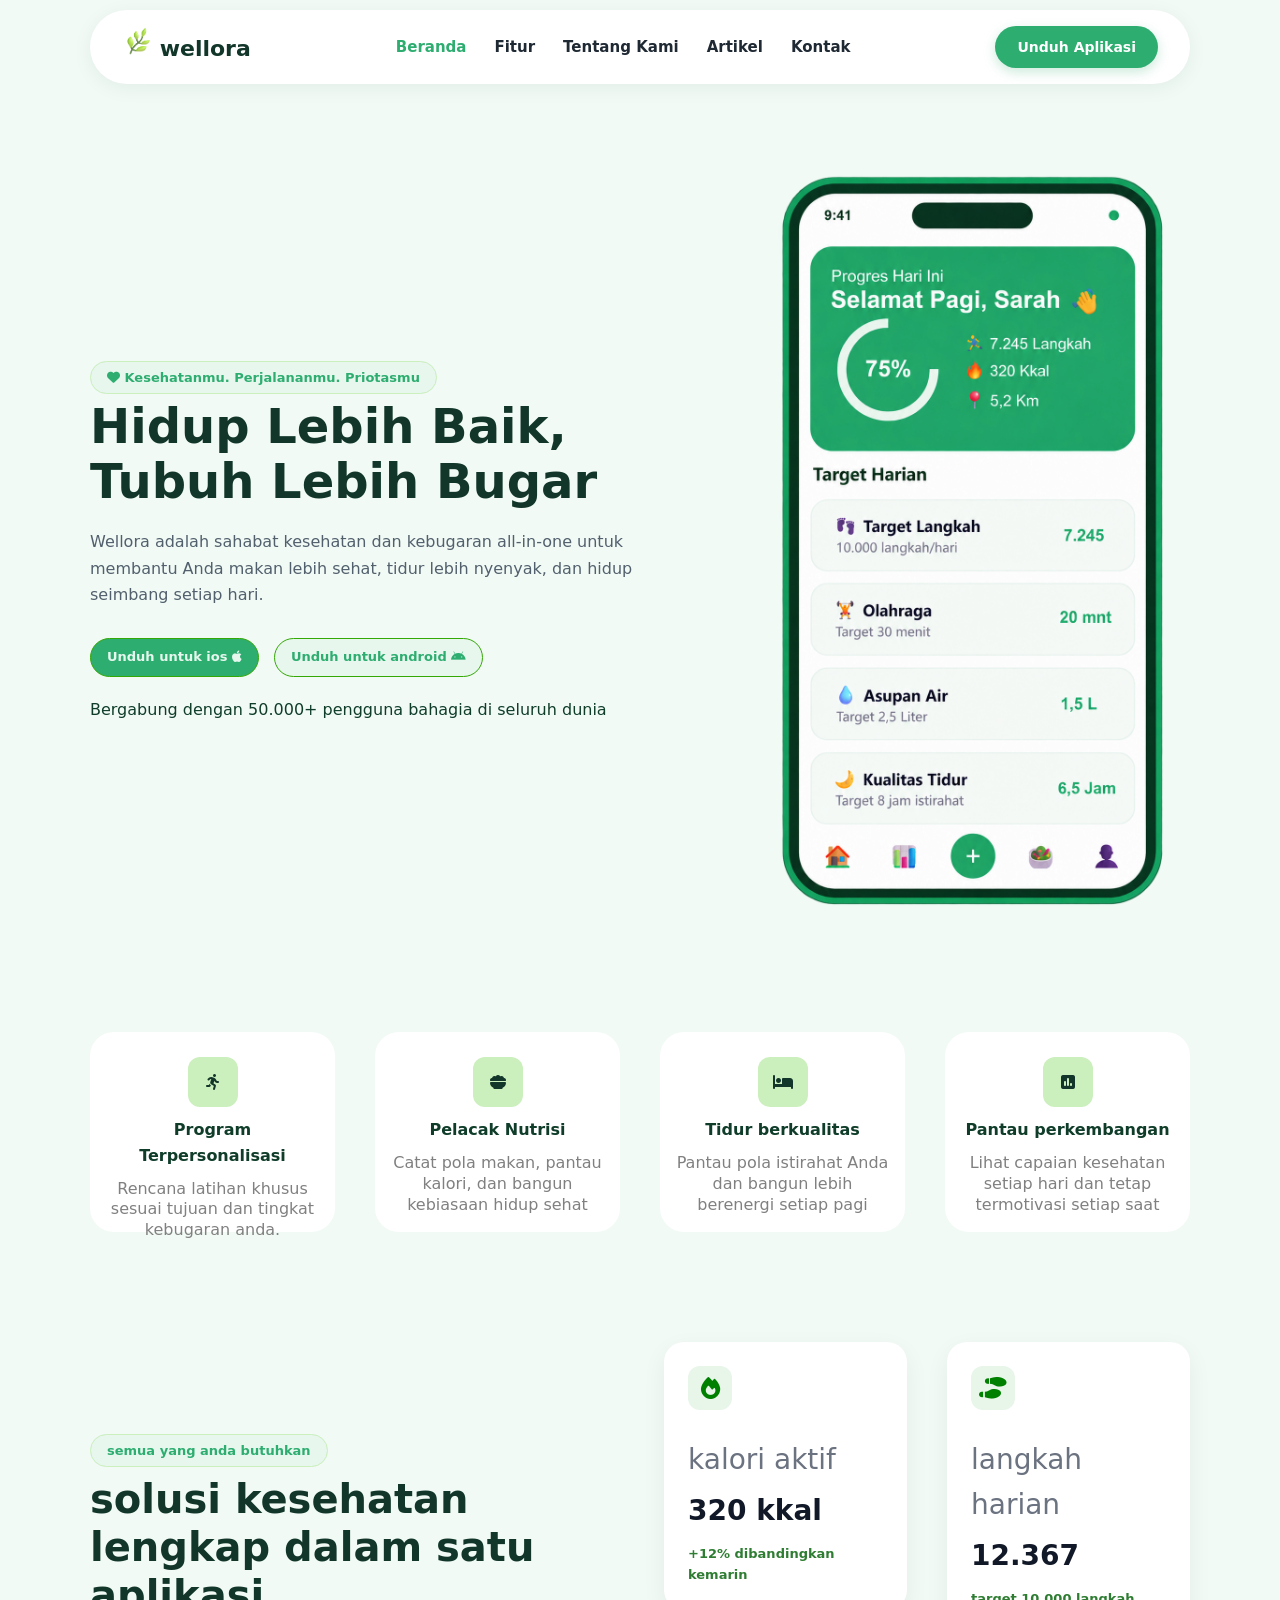
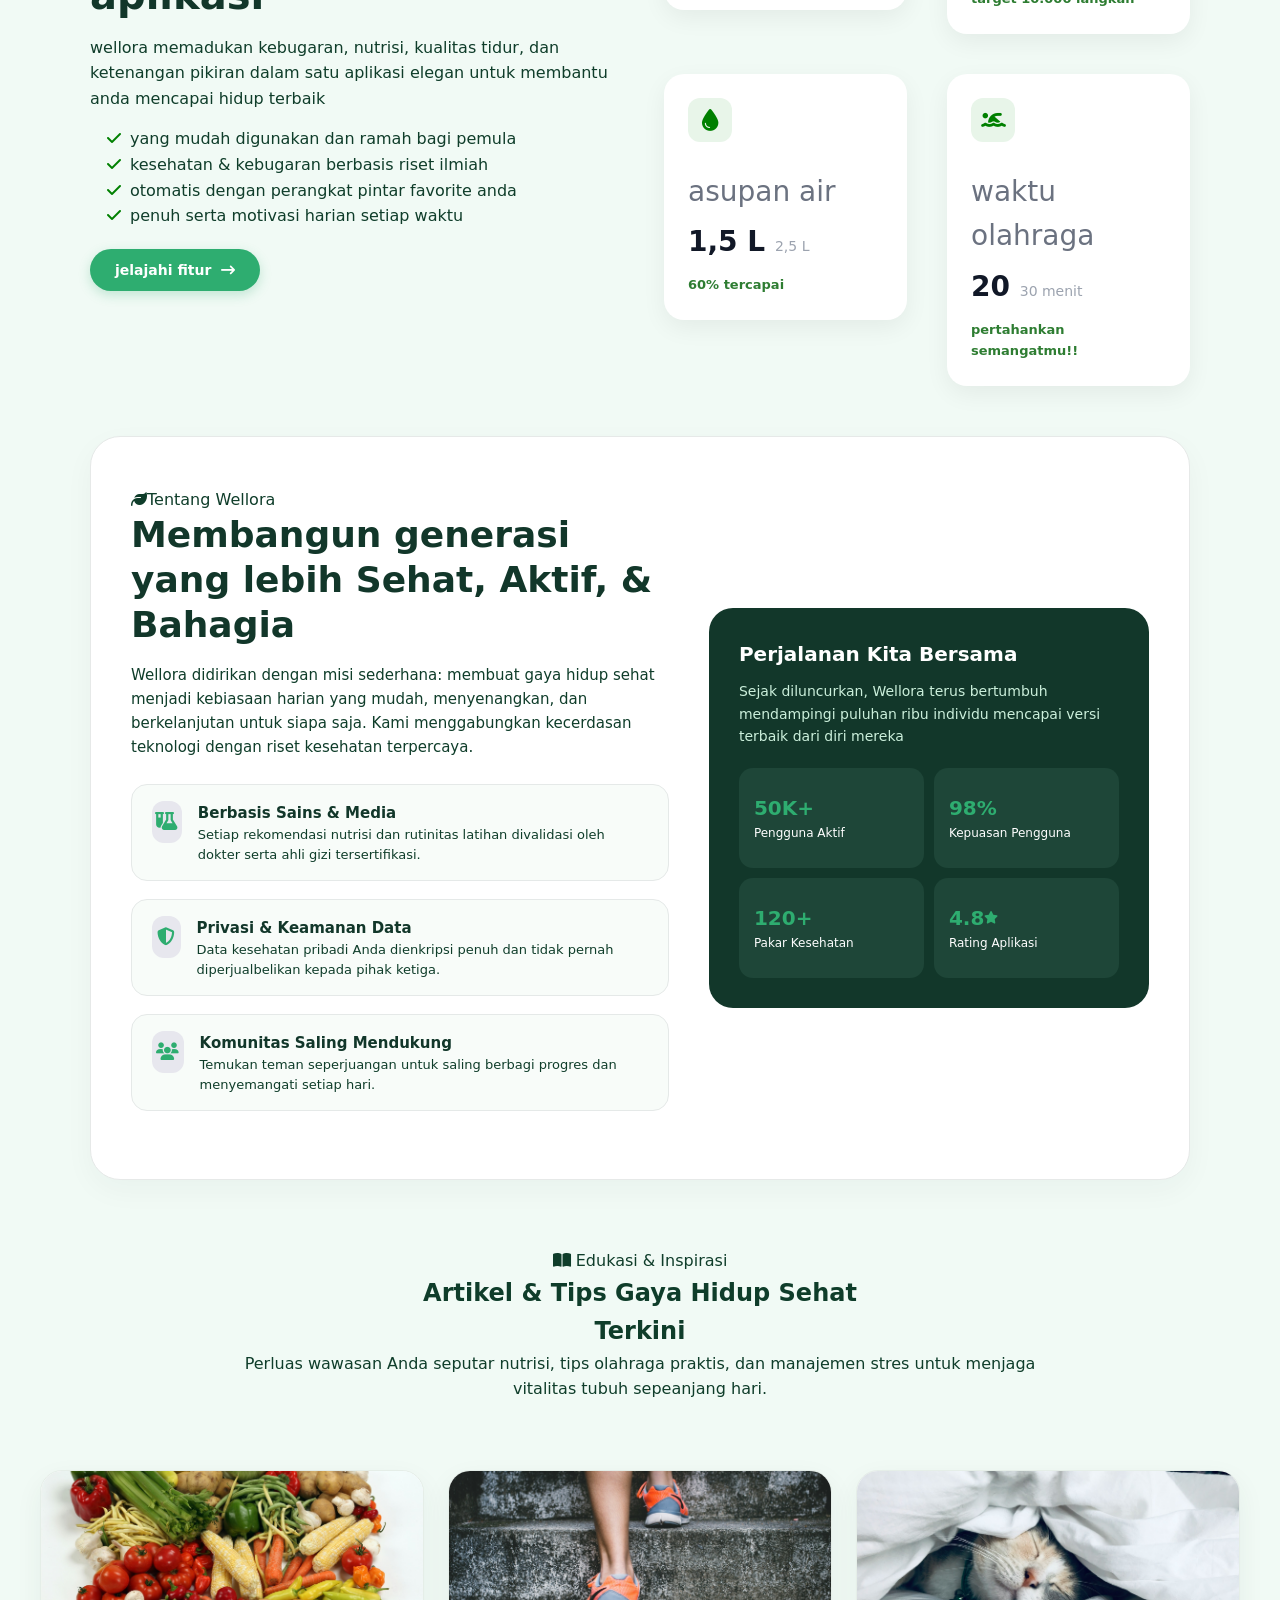
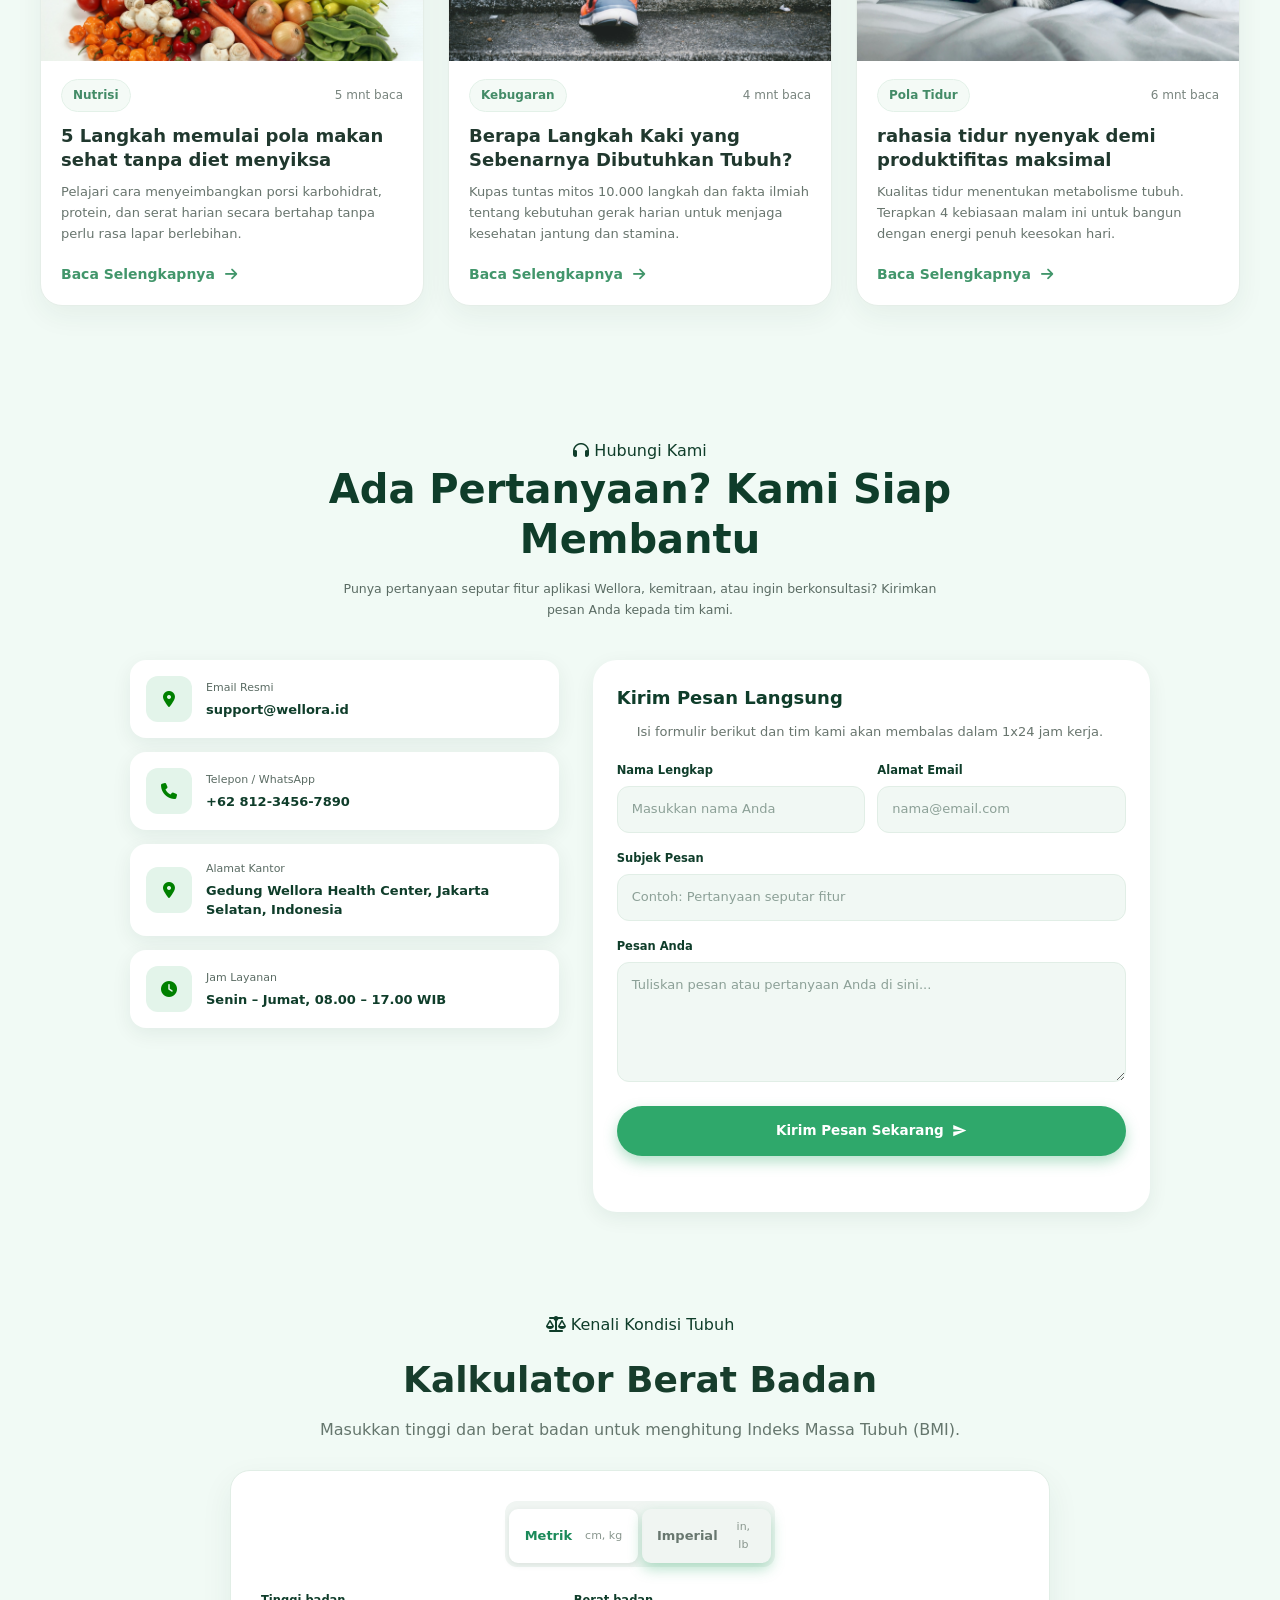
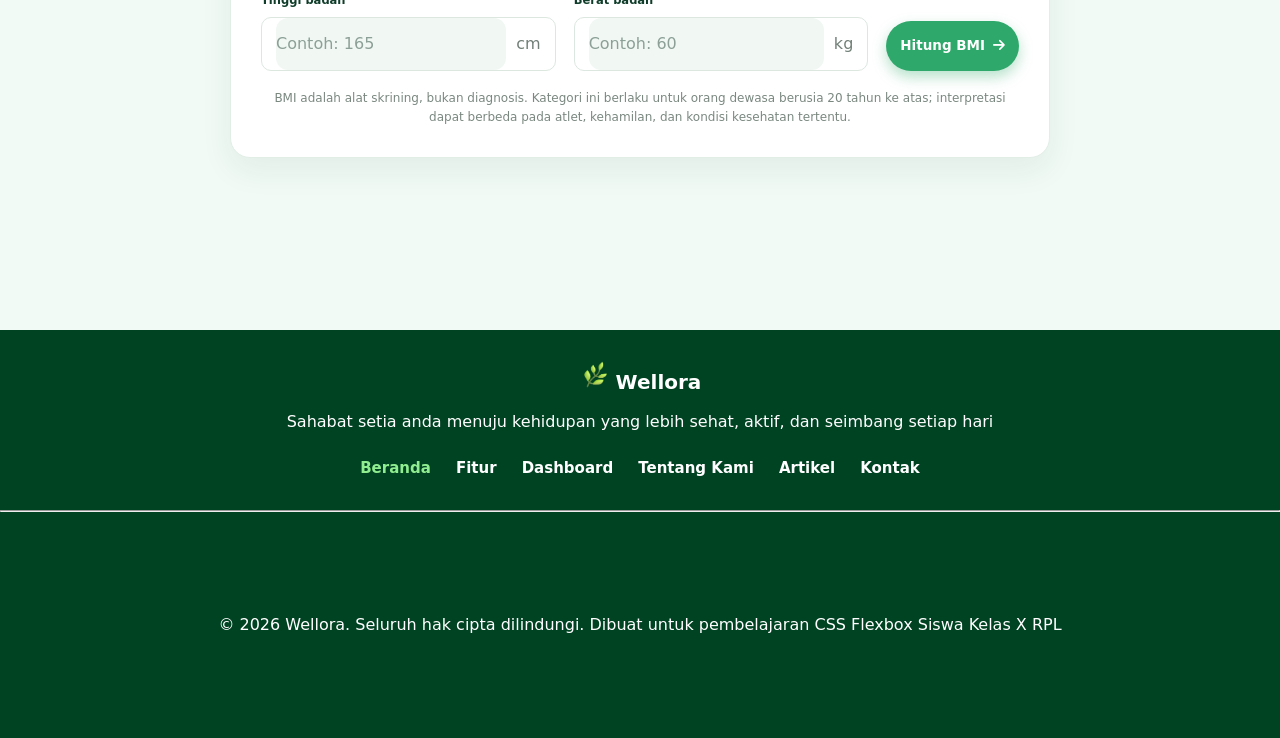
<file: index.html>
<!doctype html>
<html lang="en">
  <head>
    <meta charset="UTF-8" />
    <meta name="viewport" content="width=device-width, initial-scale=1.0" />
    <link rel="stylesheet" href="style.css" />
    <title>wellora</title>
    <link rel="icon" type="image/png" href="assets/logo wellora.png">

    <!-- Font Awesome Icon Library -->
    <link
      rel="stylesheet"
      href="https://cdnjs.cloudflare.com/ajax/libs/font-awesome/6.7.2/css/all.min.css"
    />

    <title>Wellora</title>
  </head>
  <body>
    <!-- Header -->
    <header>
      <!-- Logo -->
      <a href="#" class="nav-logo">
        <span class="nav-logo-icon">
          <img
            src="assets/logo wellora.png"
            alt="wellora"
            width="30px"
            height="30px"
          />
        </span>
        wellora
      </a>

      <!-- Menu -->
      <nav class="nav-menu">
        <a href="#beranda" class="nav-item active">Beranda</a>
        <a href="#fitur" class="nav-item">Fitur</a>
        <a href="#tentang wellora" class="nav-item">Tentang Kami</a>
        <a href="#artikel" class="nav-item">Artikel</a>
        <a href="#kontak" class="nav-item">Kontak</a>
      </nav>

      <!-- Tombol -->
      <div class="nav-button">
        <a href="#" class="btn-unduh">Unduh Aplikasi</a>
      </div>
    </header>

    <!-- Hero -->
    <section class="hero" id="beranda">
      <div class="text-hero">
        <span class="badge-hero"
          ><i class="fa-solid fa-heart"></i> Kesehatanmu. Perjalananmu.
          Priotasmu</span
        >

        <h1 class="judul-hero">
          Hidup Lebih Baik,<br />
          Tubuh Lebih Bugar
        </h1>

        <p class="deskripsi-hero">
          Wellora adalah sahabat kesehatan dan kebugaran all-in-one untuk
          membantu Anda makan lebih sehat, tidur lebih nyenyak, dan hidup
          seimbang setiap hari.
        </p>

        <div class="button-hero">
          <a class="btn-hero-1" href="#"
            >Unduh untuk ios <i class="fa-brands fa-apple"></i>
          </a>
          <a class="btn-hero-2" href="#"
            >Unduh untuk android
            <i class="fa-brands fa-android"></i>
          </a>
        </div>

        <div class="tagline">
          Bergabung dengan 50.000+ pengguna bahagia di seluruh dunia
        </div>
      </div>

      <div class="gambar-hero">
        <img class="gambar" src="assets/mobile.png" alt="mobile app" />
      </div>
    </section>

    <!-- container -->
    <section class="card">
      <div class="box">
        <div class="icon"><i class="fa-solid fa-person-running"></i></div>
        <h4 class="desk-box">Program Terpersonalisasi</h4>
        <p class="p-icon">
          Rencana latihan khusus sesuai tujuan dan tingkat kebugaran anda.
        </p>
      </div>

      <div class="box">
        <div class="icon"><i class="fa-solid fa-bowl-food"></i></div>
        <h4 class="desk-box">Pelacak Nutrisi</h4>
        <p class="p-icon">
          Catat pola makan, pantau kalori, dan bangun kebiasaan hidup sehat
        </p>
      </div>

      <div class="box">
        <div class="icon"><i class="fa-solid fa-bed"></i></div>
        <h4 class="desk-box">Tidur berkualitas</h4>
        <p class="p-icon">
          Pantau pola istirahat Anda dan bangun lebih berenergi setiap pagi
        </p>
      </div>

      <div class="box">
        <div class="icon"><i class="fa-solid fa-square-poll-vertical"></i></div>
        <h4 class="desk-box">Pantau perkembangan</h4>
        <p class="p-icon">
          Lihat capaian kesehatan setiap hari dan tetap termotivasi setiap saat
        </p>
      </div>
    </section>

    <!-- fitur -->
     <section class="solusi" id="fitur">
     <div class="fitur-wellora">

      <!-- bagian kanan fitur -->
        <span class="badge-kanan-fitur">semua yang anda butuhkan</span>
        <h2 class="judul-fitur">solusi kesehatan lengkap dalam satu aplikasi</h2>
        <p class="paragraf-fitur">wellora memadukan kebugaran, nutrisi, kualitas tidur, dan ketenangan pikiran dalam satu aplikasi elegan untuk membantu anda mencapai hidup terbaik</p>
        <ul class="fa-ul">
          <li><span class="fa-li"><i class="fa-solid fa-check"></i></span> yang mudah digunakan dan ramah bagi pemula</li>
          <li><span class="fa-li"><i class="fa-solid fa-check"></i></span> kesehatan & kebugaran berbasis riset ilmiah</li>
          <li><span class="fa-li"><i class="fa-solid fa-check"></i></span> otomatis dengan perangkat pintar favorite anda</li>
          <li><span class="fa-li"><i class="fa-solid fa-check"></i></span> penuh serta motivasi harian setiap waktu</li>
        </ul>
        <div class="eksplor-fitur">
          <a href="#" class="btn-fitur">jelajahi fitur &nbsp;<i class="fa-solid fa-arrow-right-long"></i></a>
        </div>
      </div>

      <!-- bagian kiri fitur-->
       <div class="kiri">
      <div class="stats-grid">
        <div class="stat-card">
          <div class="stat-icon"><i class="fa-solid fa-fire"></i></div>
          <p class="stat-label">kalori aktif</p>
          <h3 class="stat-value">320 kkal</h3>
          <p class="stat-note">+12% dibandingkan kemarin</p>
        </div>
      </div>

      <div class="stats-grid">
        <div class="stat-card">
          <div class="stat-icon"><i class="fa-solid fa-shoe-prints"></i></div>
          <p class="stat-label">langkah harian</p>
          <h3 class="stat-value">12.367</h3>
          <p class="stat-note">target 10.000 langkah</p>
        </div>
      </div>

      <div class="stats-grid">
        <div class="stat-card">
          <div class="stat-icon"><i class="fa-solid fa-droplet"></i></div>
          <p class="stat-label">asupan air</p>
          <h3 class="stat-value">1,5 L <small>2,5 L</small></h3>
          <p class="stat-note">60% tercapai</p>
        </div>
      </div>

      <div class="stats-grid">
        <div class="stat-card">
          <div class="stat-icon"><i class="fa-solid fa-person-swimming"></i></div>
          <p class="stat-label">waktu olahraga</p>
          <h3 class="stat-value">20 <small>30 menit</small></h3>
          <p class="stat-note">pertahankan semangatmu!!</p>
        </div>
      </div>

     </section>

    <!-- About us -->
    <section class="about" id="tentang wellora">
      <div class="about-kiri">
        <span class="about-badge">
          <i class="fa-solid fa-leaf"></i>Tentang Wellora
        </span>
        <h2 class="about-title">
          Membangun generasi yang lebih Sehat, Aktif, & Bahagia
        </h2>
        <p class="about-desc">
          Wellora didirikan dengan misi sederhana: membuat gaya hidup sehat
          menjadi kebiasaan harian yang mudah, menyenangkan, dan berkelanjutan
          untuk siapa saja. Kami menggabungkan kecerdasan teknologi dengan riset
          kesehatan terpercaya.
        </p>
        <div class="about-values">
          <!-- Value 1 -->
          <div class="value-item">
            <div class="value-icon">
              <i class="fa-solid fa-flask-vial"></i>
            </div>
            <div class="value-text">
              <div class="value-title">Berbasis Sains & Media</div>
              <div class="value-desc">
                Setiap rekomendasi nutrisi dan rutinitas latihan divalidasi oleh
                dokter serta ahli gizi tersertifikasi.
              </div>
            </div>
          </div>

          <!-- Value 2 -->
          <div class="value-item">
            <div class="value-icon">
              <i class="fa-solid fa-shield-halved"></i>
            </div>
            <div class="value-text">
              <div class="value-title">Privasi & Keamanan Data</div>
              <div class="value-desc">
                Data kesehatan pribadi Anda dienkripsi penuh dan tidak pernah
                diperjualbelikan kepada pihak ketiga.
              </div>
            </div>
          </div>

          <!-- Value 3 -->
          <div class="value-item">
            <div class="value-icon">
              <i class="fa-solid fa-users"></i>
            </div>
            <div class="value-text">
              <div class="value-title">Komunitas Saling Mendukung</div>
              <div class="value-desc">
                Temukan teman seperjuangan untuk saling berbagi progres dan
                menyemangati setiap hari.
              </div>
            </div>
          </div>
        </div>
      </div>
      <!-- kanan -->
      <div class="about-kanan">
        <div class="box-about-kanan">
          <h2 class="title-about-kanan">Perjalanan Kita Bersama</h2>
          <p class="desc-about-kanan">
            Sejak diluncurkan, Wellora terus bertumbuh mendampingi puluhan ribu
            individu mencapai versi terbaik dari diri mereka
          </p>

          <div class="card-about-kanan">
            <div class="card-item">
              <span class="card-about-kanan-bawah">50K+</span>
              <span class="deskrip">Pengguna Aktif</span>
              
            </div>
            <div class="card-item">
              <span class="card-about-kanan-bawah">98%</span>
              <span class="deskrip">Kepuasan Pengguna</span>
              
            </div>
            <div class="card-item">
              <span class="card-about-kanan-bawah">120+</span>
              <span class="deskrip">Pakar Kesehatan</span>
              
            </div>
            <div class="card-item">
              <span class="card-about-kanan-bawah">4.8<i class="fa-solid fa-star fa-2xs"></i></span>
              <span class="deskrip">Rating Aplikasi</span>
              
            </div>
          </div>
        </div>
      </div>
    </section>

    <!-- artikel -->
      <section class="artikel" id="artikel">
        <!-- Judul -->
        <div class="containerartikel">
         <span>
         <i class="fa-solid fa-book-open"></i> Edukasi & Inspirasi
         </span>
         <h1>Artikel & Tips Gaya Hidup Sehat<br>Terkini</h1>
         <p>Perluas wawasan Anda seputar nutrisi, tips olahraga praktis, dan manajemen stres untuk menjaga<br>vitalitas tubuh sepeanjang hari.</p>
        </div>
      </section>

      <main class="daftar-kartu" id="daftar-kartu">

      </main>
      <template id="template">
        <a href="" class="kartu">
            <h2 class="judul"></h2>
            <p class="deskripsi"></p>
        </a>
      </template>
    <!-- kontak -->
    <section class="kontak" id="kontak">
    <div class="kontak-header">
      <span class="label-header">
        <i class="fa-solid fa-headphones"></i>
        Hubungi Kami
      </span>
      <h1>Ada Pertanyaan? Kami Siap<br>Membantu</h1>
      <p>Punya pertanyaan seputar fitur aplikasi Wellora, kemitraan, atau ingin berkonsultasi? Kirimkan <br>pesan Anda kepada tim kami.</p>
    </div>
 
    <div class="kontak-grid">
      <div class="info-list">
        <div class="info-kartu">
          <div class="info-ikon"><i class="fa-solid fa-location-dot"></i></div>
          <div class="info-teks"><small>Email Resmi</small><strong>support@wellora.id</strong></div>
        </div>
 
        <div class="info-kartu">
          <div class="info-ikon"><i class="fa-solid fa-phone"></i></div>
          <div class="info-teks"><small>Telepon / WhatsApp</small><strong>+62 812-3456-7890</strong></div>
        </div>
 
        <div class="info-kartu">
          <div class="info-ikon"><i class="fa-solid fa-location-dot"></i></div>
          <div class="info-teks"><small>Alamat Kantor</small><strong>Gedung Wellora Health Center, Jakarta Selatan, Indonesia</strong></div>
        </div>
 
        <div class="info-kartu">
          <div class="info-ikon"><i class="fa-solid fa-clock"></i></div>
          <div class="info-teks"><small>Jam Layanan</small><strong>Senin – Jumat, 08.00 – 17.00 WIB</strong></div>
        </div>
      </div>
 
      <div class="form-kartu">
        <h2>Kirim Pesan Langsung</h2>
        <p class="deskripsi">Isi formulir berikut dan tim kami akan membalas dalam 1x24 jam kerja.</p>
 
        <form id="form-kontak">
          <div class="baris">
            <div class="grup">
              <label for="nama">Nama Lengkap</label>
              <input type="text" id="nama" placeholder="Masukkan nama Anda" required>
            </div>
            <div class="grup">
              <label for="email">Alamat Email</label>
              <input type="email" id="email" placeholder="nama@email.com" required>
            </div>
          </div>
 
          <div class="grup">
            <label for="subjek">Subjek Pesan</label>
            <input type="text" id="subjek" placeholder="Contoh: Pertanyaan seputar fitur" required>
          </div>
 
          <div class="grup">
            <label for="pesan">Pesan Anda</label>
            <textarea id="pesan" placeholder="Tuliskan pesan atau pertanyaan Anda di sini..." required></textarea>
          </div>
 
          <button type="submit" class="tombol">
            Kirim Pesan Sekarang
            <svg viewBox="0 0 24 24" aria-hidden="true"><path d="M2 21l21-9L2 3v7l15 2-15 2z"/></svg>
          </button>
 
          <div class="status" id="status" role="status"></div>
        </form>
      </div>
    </div>
  </section>

  <!-- Kalkulator BMI -->
  <section class="kalkulator-bmi" id="kalkulator-bmi">
    <div class="bmi-heading">
      <span class="label-header"><i class="fa-solid fa-scale-balanced"></i> Kenali Kondisi Tubuh</span>
      <h2>Kalkulator Berat Badan</h2>
      <p>Masukkan tinggi dan berat badan untuk menghitung Indeks Massa Tubuh (BMI).</p>
    </div>
    <div class="bmi-card">
      <div class="satuan-bmi" role="group" aria-label="Pilih satuan pengukuran">
        <button type="button" class="aktif" data-satuan="metrik" aria-pressed="true">Metrik <span>cm, kg</span></button>
        <button type="button" data-satuan="imperial" aria-pressed="false">Imperial <span>in, lb</span></button>
      </div>
      <form id="form-bmi" class="bmi-form">
        <div class="grup">
          <label for="tinggi-bmi" id="label-tinggi-bmi">Tinggi badan</label>
          <div class="input-bmi"><input id="tinggi-bmi" type="number" min="100" max="250" step="0.1" placeholder="Contoh: 165" required><span>cm</span></div>
        </div>
        <div class="grup">
          <label for="berat-bmi" id="label-berat-bmi">Berat badan</label>
          <div class="input-bmi"><input id="berat-bmi" type="number" min="20" max="350" step="0.1" placeholder="Contoh: 60" required><span>kg</span></div>
        </div>
        <button class="tombol" type="submit">Hitung BMI <i class="fa-solid fa-arrow-right"></i></button>
      </form>
      <div class="hasil-bmi" id="hasil-bmi" role="status" aria-live="polite" hidden>
        <div class="hasil-utama-bmi">
          <div><span class="hasil-label">Indeks Massa Tubuh Anda</span><strong class="angka-bmi" id="angka-bmi"></strong><span class="kategori-bmi" id="kategori-bmi"></span></div>
          <p class="pesan-bmi" id="pesan-bmi"></p>
        </div>
        <div class="skala-bmi" aria-label="Skala kategori BMI">
          <div class="segmen-bmi segmen-kurang"></div><div class="segmen-bmi segmen-sehat"></div><div class="segmen-bmi segmen-lebih"></div><div class="segmen-bmi segmen-obesitas"></div>
          <span class="penanda-bmi" id="penanda-bmi"></span>
        </div>
        <div class="label-skala-bmi"><span>Kurang</span><span>Sehat</span><span>Berlebih</span><span>Obesitas</span></div>
        <div class="rentang-kartu-bmi">
          <span>Perkiraan rentang berat pada BMI sehat</span>
          <strong id="rentang-bmi"></strong>
        </div>
        <button type="button" class="reset-bmi" id="reset-bmi"><i class="fa-solid fa-rotate-left"></i> Hitung ulang</button>
      </div>
      <p class="catatan-bmi">BMI adalah alat skrining, bukan diagnosis. Kategori ini berlaku untuk orang dewasa berusia 20 tahun ke atas; interpretasi dapat berbeda pada atlet, kehamilan, dan kondisi kesehatan tertentu.</p>
    </div>
  </section>
  
  <!-- footer -->
   <footer class="footer-wellora">
      <div class="text-footer">
        <h2 class="judul-icon-footer">
          <img class="gambar-footer" src="assets/logo wellora.png" alt="logo wellora">
          Wellora
        </h2>
        <p class="paragraf-footer">Sahabat setia anda menuju kehidupan yang lebih sehat, aktif, dan seimbang setiap hari</p>
      </div>
      <nav class="nav-menu-footer">
        <a href="#beranda" class="nav-item-footer active">Beranda</a>
        <a href="#fitur" class="nav-item-footer">Fitur</a>
        <a href="#" class="nav-item-footer">Dashboard</a>
        <a href="#tentang wellora" class="nav-item-footer">Tentang Kami</a>
        <a href="#artikel" class="nav-item-footer">Artikel</a>
        <a href="#kontak" class="nav-item-footer">Kontak</a>
      </nav>
      <hr style="margin-top: 30px;">
      <p class="paragraf-akhir-footer"> &copy; 2026 Wellora. Seluruh hak cipta dilindungi. Dibuat untuk pembelajaran CSS Flexbox Siswa Kelas X RPL</p>
   </footer>
     </div>
     <button class="btn-back-to-top" id="btnback" onclick="keatashalaman()">
      <i class="fa-solid fa-arrow-up"></i>
     </button>

     <script src="script.js"></script>
     <script>
      window.addEventListener('scroll',function() {

        const btnTop = document.getElementById('btnback')

        if (window.scrollY > 300){
          btnTop.style.display = 'flex';
        } else {
          btnTop.style.display = 'none';
        }
      });

      function keatashalaman(){
        window.scrollTo({
          top: 0, behavior: 'smooth'
        })
      }
     </script>
  </body>
</html>
</file>
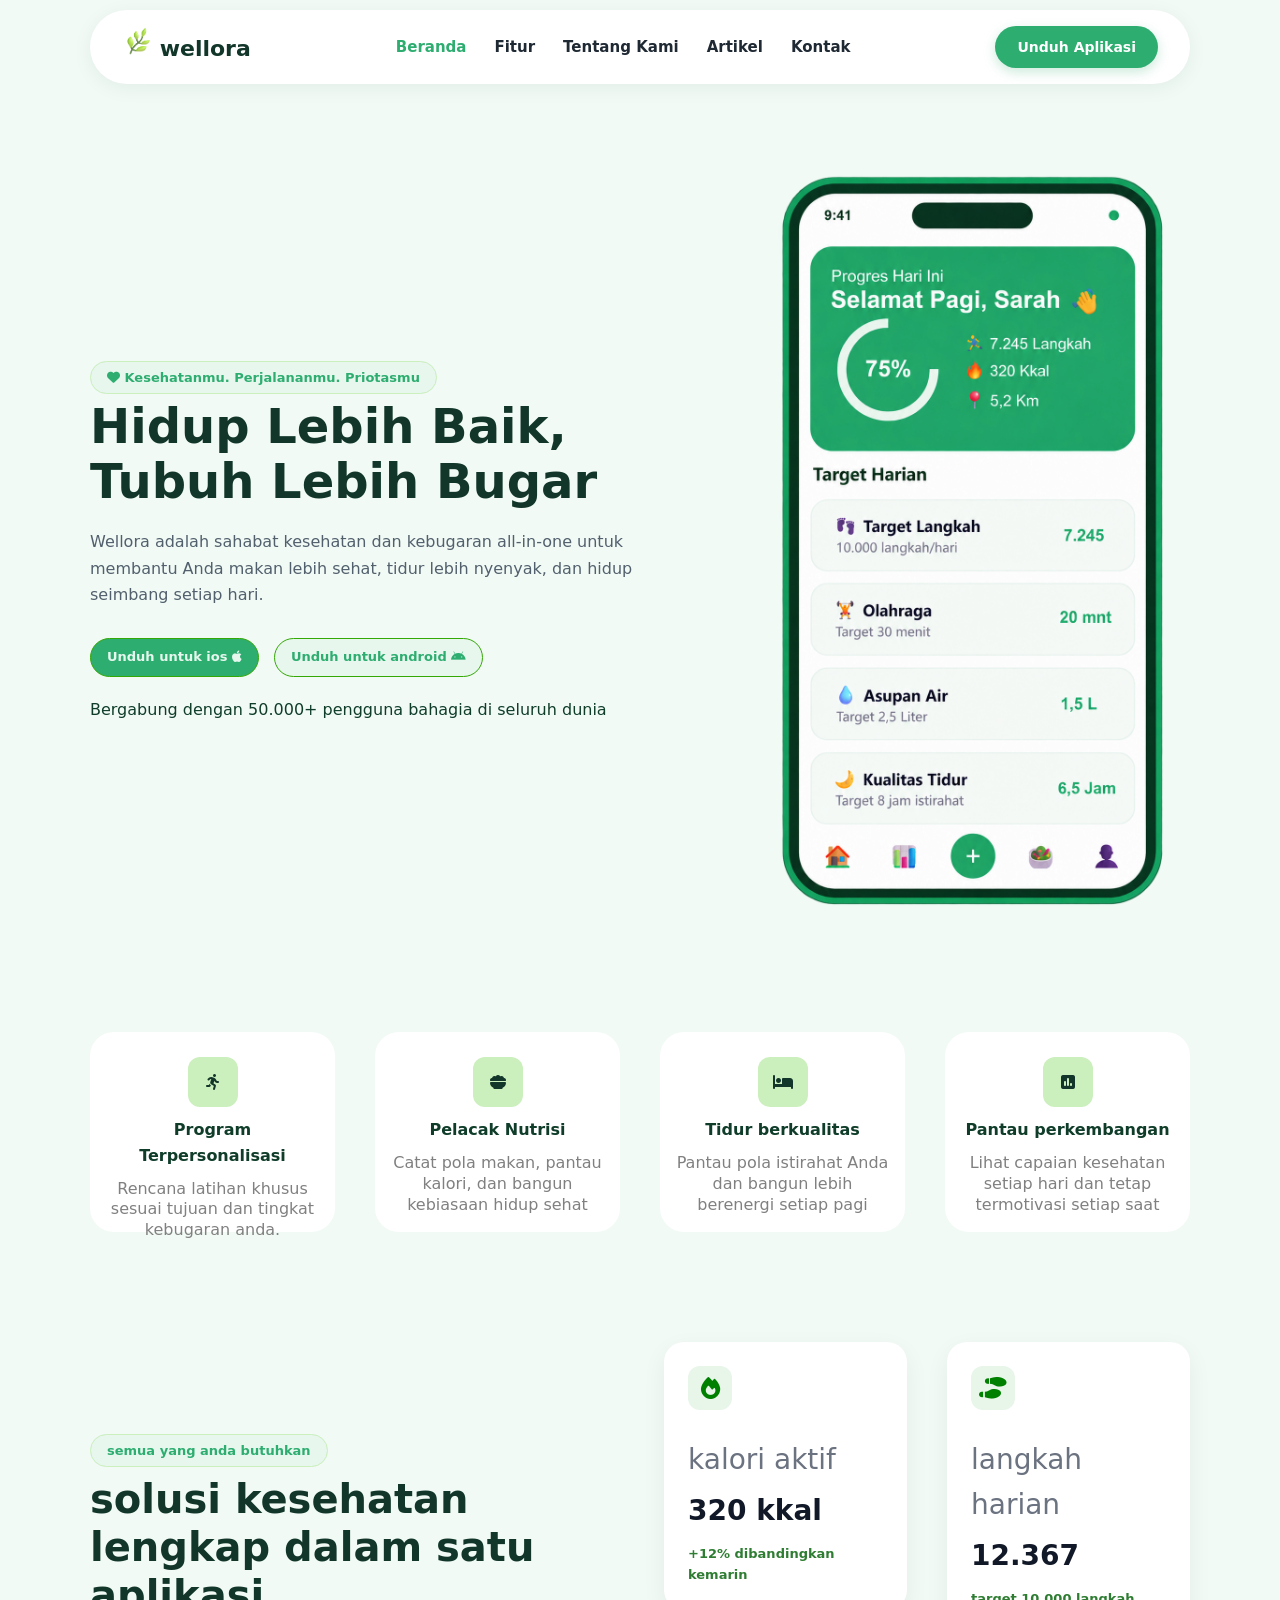
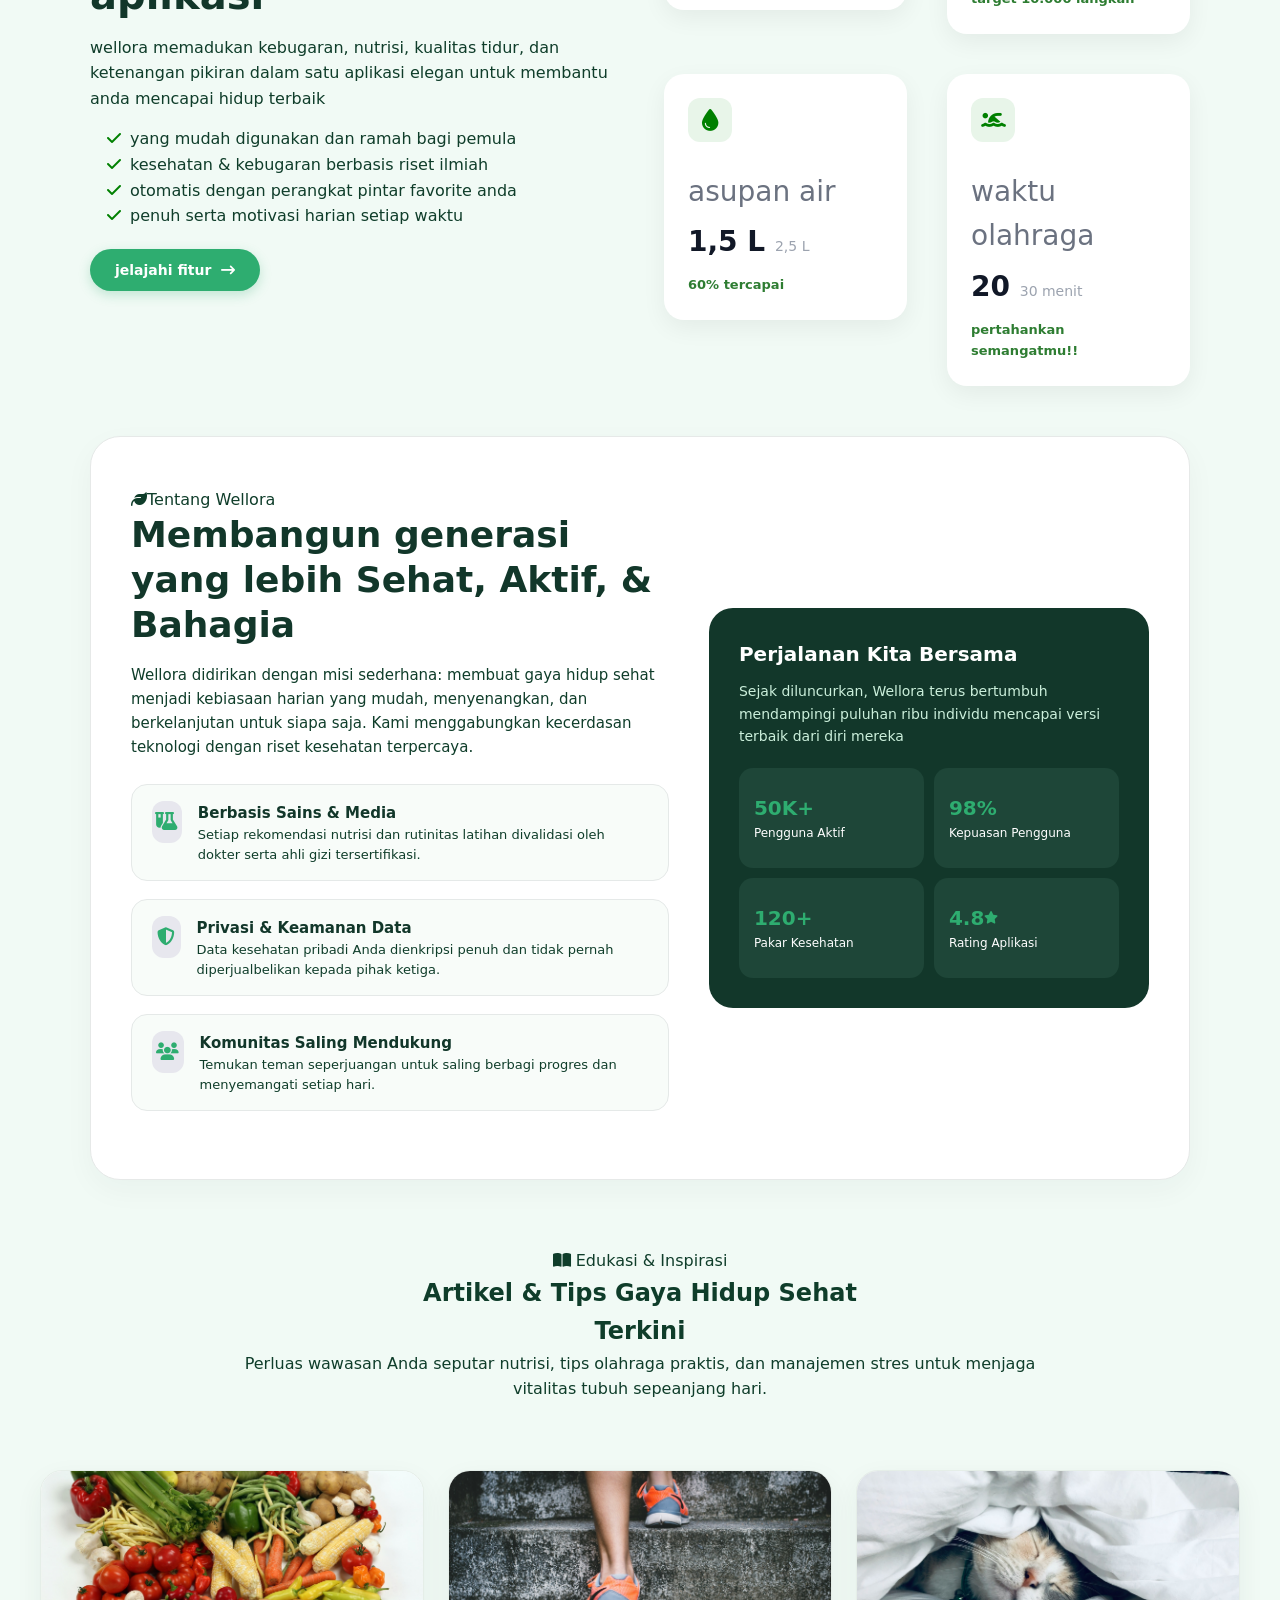
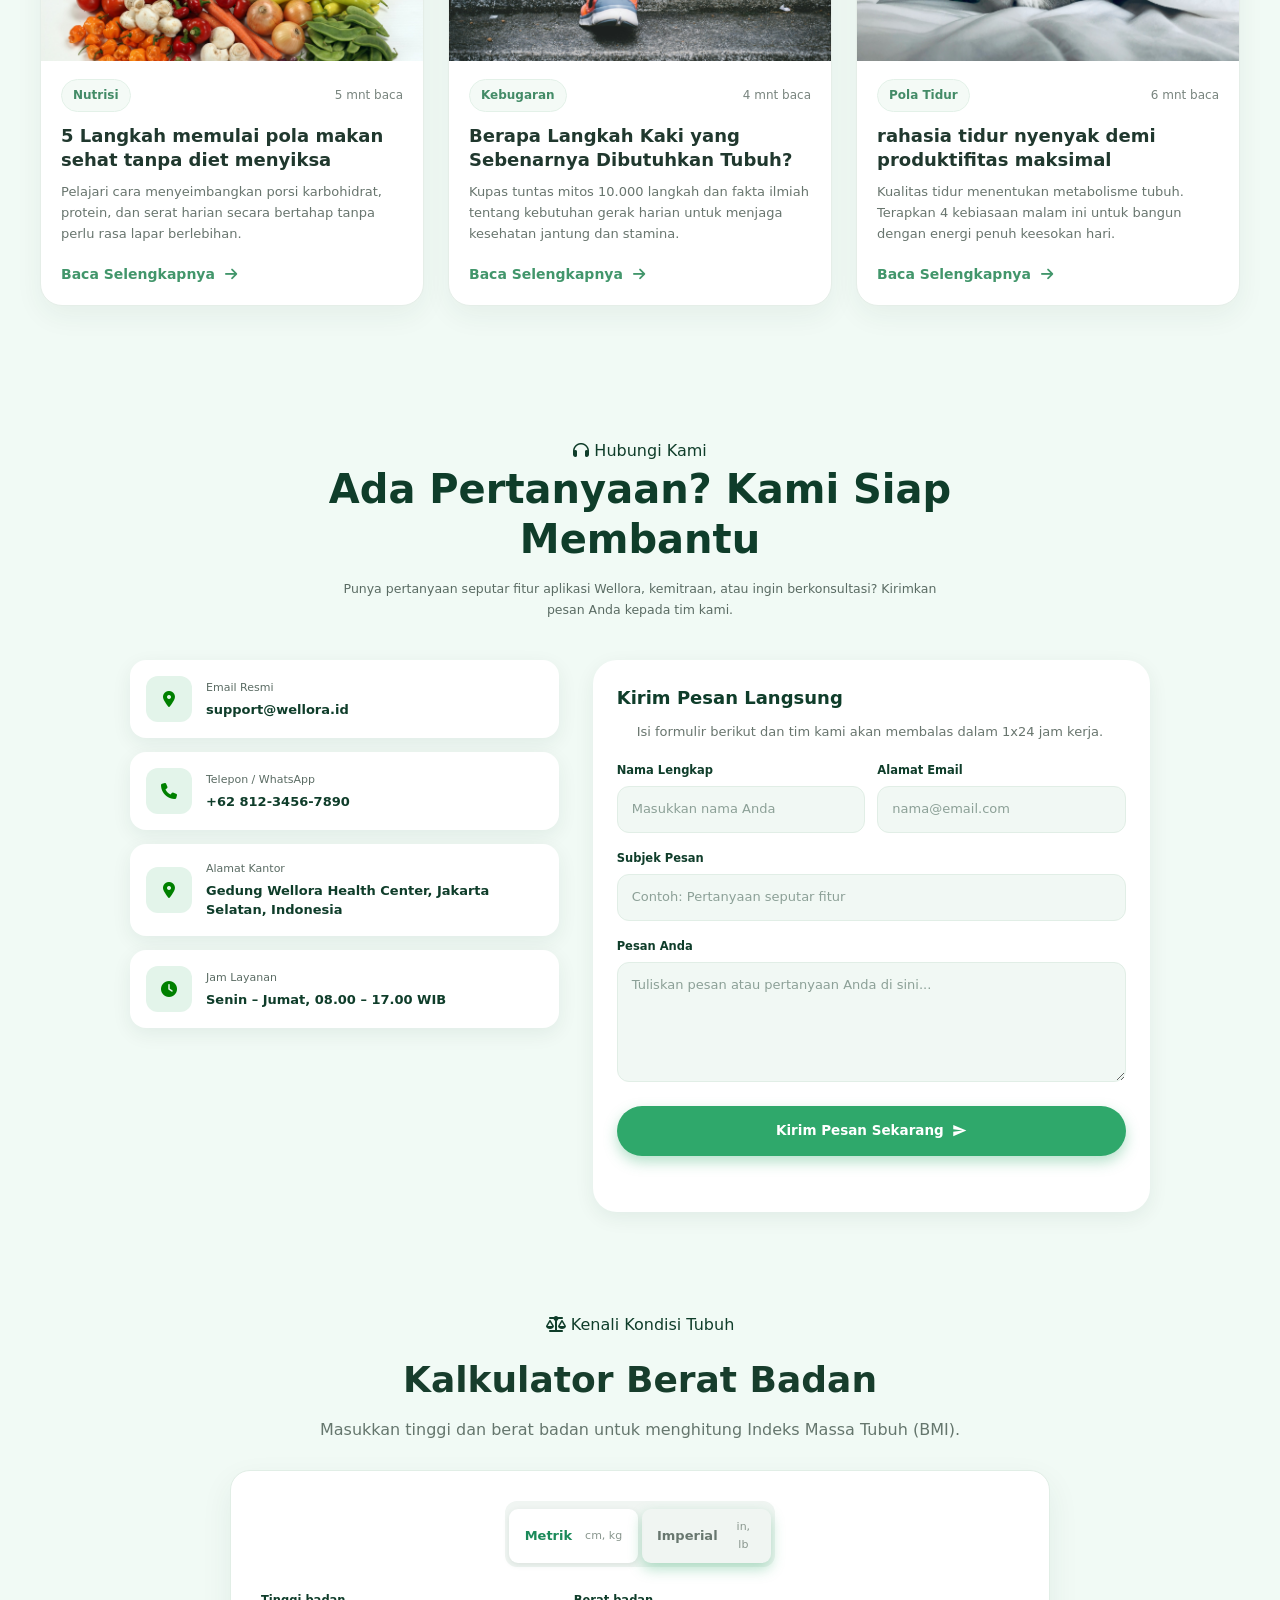
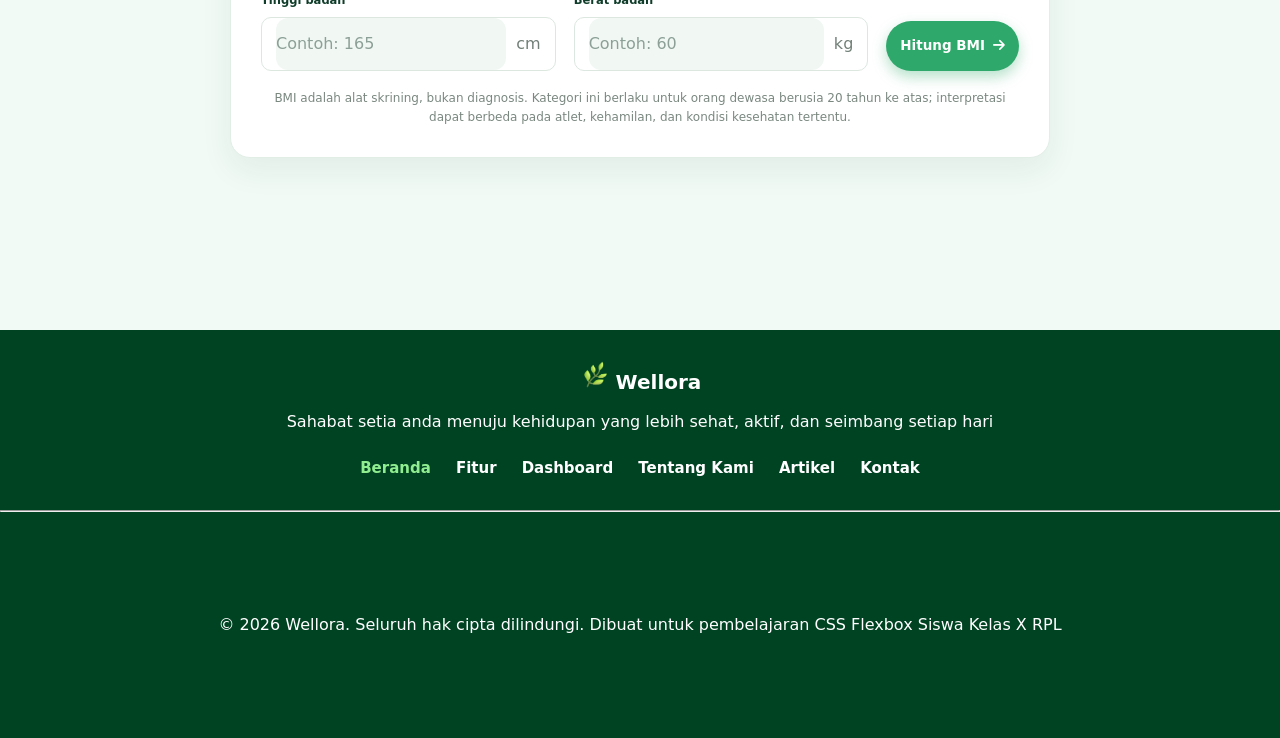
<file: detail-berita.html>
<!doctype html>
<html lang="id">
<head>
  <meta charset="UTF-8">
  <meta name="viewport" content="width=device-width, initial-scale=1.0">
  <meta name="theme-color" content="#f1faf5">
  <title>Artikel | Wellora</title>
  <link rel="icon" type="image/png" href="assets/logo wellora.png">
  <link rel="stylesheet" href="detail.css">
  <link rel="stylesheet" href="https://cdnjs.cloudflare.com/ajax/libs/font-awesome/6.7.2/css/all.min.css">
  <script src="script.js" defer></script>
</head>
<body>
  <main class="wrap">
    <a href="index.html#artikel" class="back">
      <svg viewBox="0 0 24 24" aria-hidden="true"><path d="M19 12H5M12 19l-7-7 7-7"/></svg>
      Kembali ke Semua Artikel
    </a>

    <article class="article" id="detail-berita" hidden>
      <img class="hero" alt="">
      <div class="body">
        <div class="meta">
          <span class="chip"></span>
          <span class="i waktu-detail"></span>
          <span class="i tanggal-detail">7 November 2026</span>
        </div>
        <h1></h1>
        <p class="lead"></p>
        <div class="isi-artikel"></div>
        <div class="foot">
          <span class="share-label">
            <svg viewBox="0 0 24 24" aria-hidden="true"><circle cx="18" cy="5" r="3"/><circle cx="6" cy="12" r="3"/><circle cx="18" cy="19" r="3"/><path d="m8.6 13.5 6.8 4M15.4 6.5l-6.8 4"/></svg>
            Bagikan Artikel Ini
          </span>
          <div class="share" aria-label="Bagikan artikel">
            <a href="https://wa.me/?text=" aria-label="Bagikan lewat WhatsApp"><i class="fa-brands fa-whatsapp"></i></a>
            <a href="https://t.me/share/url" aria-label="Bagikan lewat Telegram"><i class="fa-brands fa-telegram"></i></a>
            <button type="button" class="salin-tautan" aria-label="Salin tautan artikel"><i class="fa-solid fa-link"></i></button>
          </div>
        </div>
      </div>
    </article>

    <h2 class="related-title">Artikel Terkait Lainnya</h2>
    <div class="grid" id="artikel-terkait"></div>
  </main>
  <script>
    // document.querySelector(".salin-tautan")?.addEventListener("click", async () => {
    //   try {
    //     await navigator.clipboard.writeText(window.location.href);
    //     document.querySelector(".salin-tautan").setAttribute("aria-label", "Tautan berhasil disalin");
    //   } catch (error) {
    //     window.prompt("Salin tautan artikel ini:", window.location.href);
    //   }
    // });
    // document.querySelector('a[aria-label="Bagikan lewat WhatsApp"]')?.addEventListener("click", (event) => {
    //   event.currentTarget.href = `https://wa.me/?text=${encodeURIComponent(document.title + " " + window.location.href)}`;
    // });
    // document.querySelector('a[aria-label="Bagikan lewat Telegram"]')?.addEventListener("click", (event) => {
    //   event.currentTarget.href = `https://t.me/share/url?url=${encodeURIComponent(window.location.href)}&text=${encodeURIComponent(document.title)}`;
    // });
  </script>
</body>
</html>
</file>
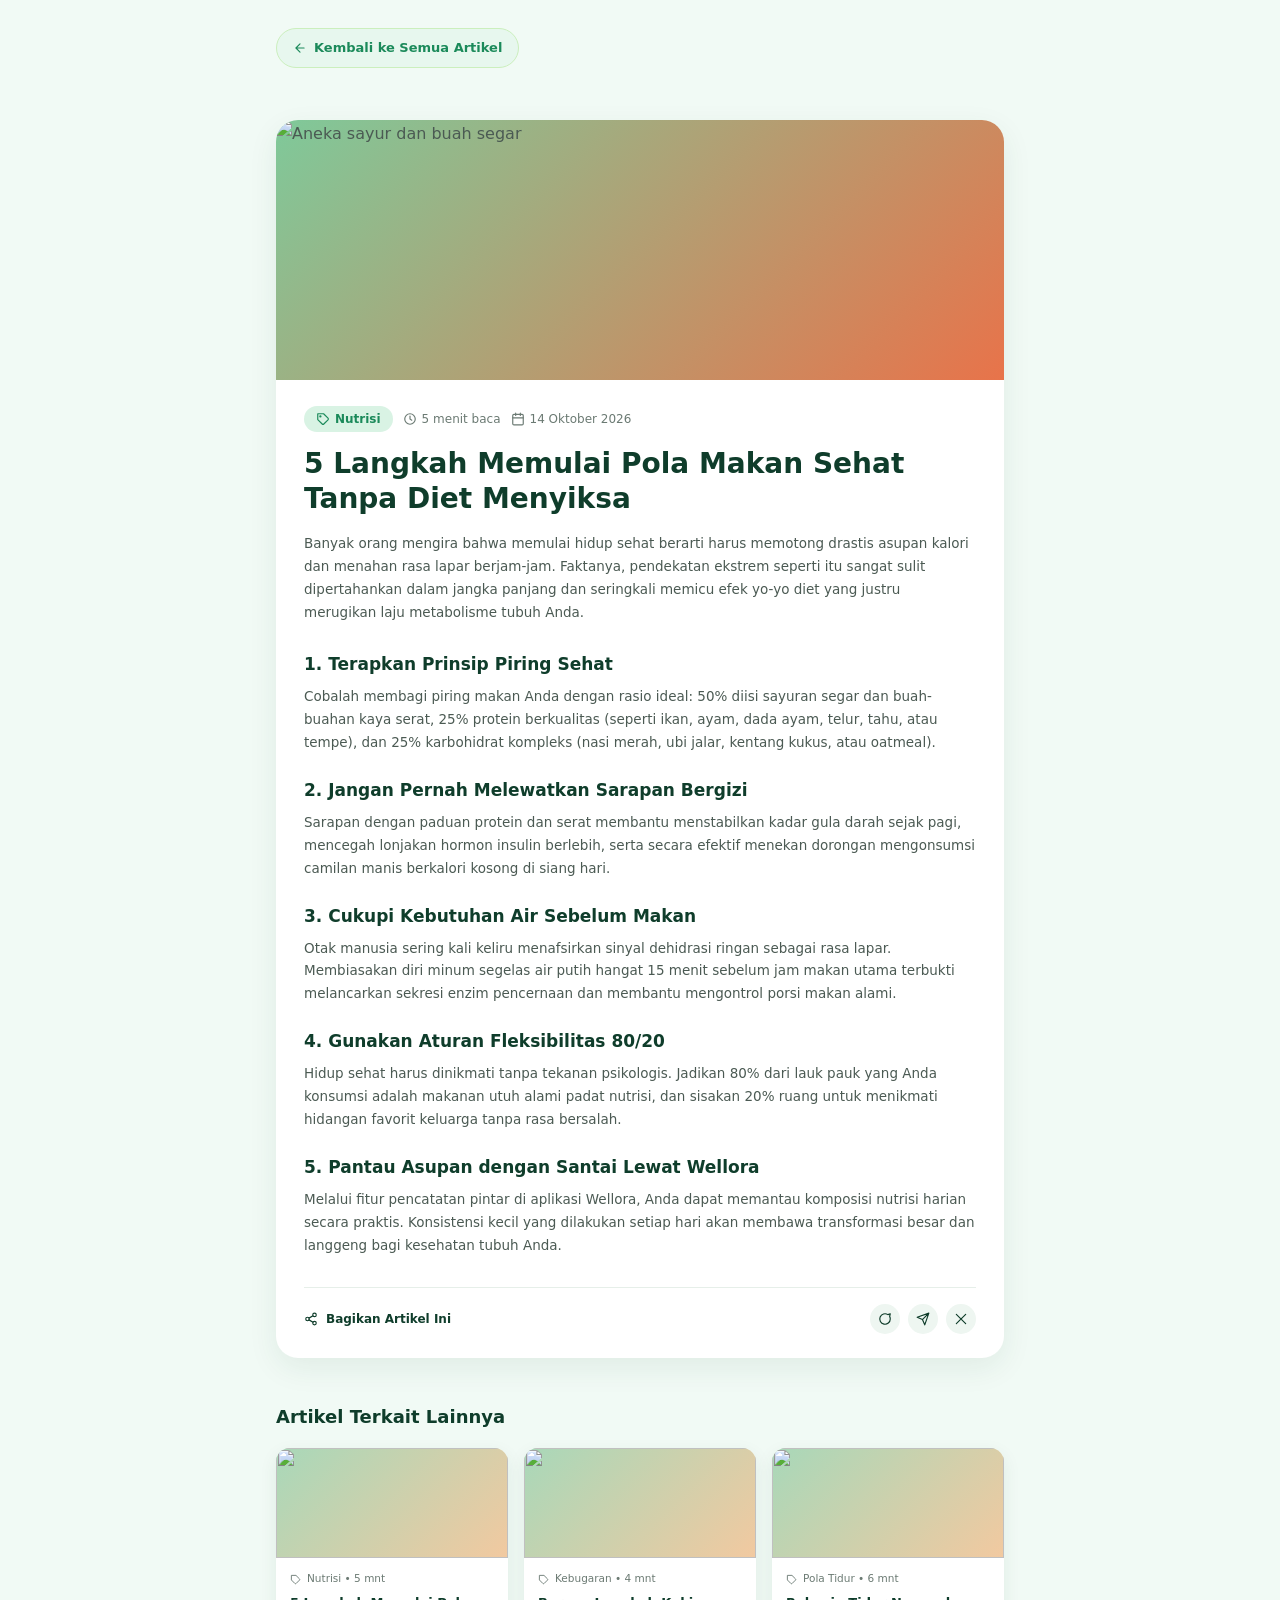
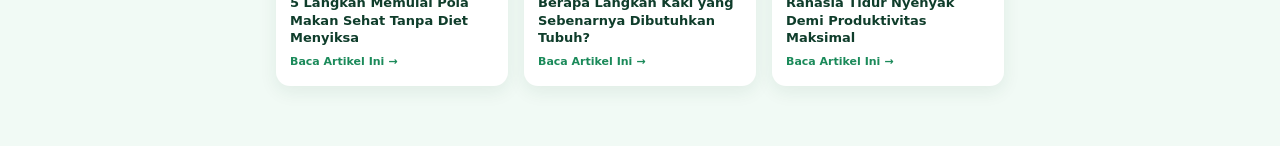
<file: detail.html>
<!DOCTYPE html>
<html lang="en">
<head>
    <meta charset="UTF-8">
    <meta name="viewport" content="width=device-width, initial-scale=1.0">
    <link rel="stylesheet" href="detail.css" />
    <title>details wellora</title>
    <link rel="icon" type="image/png" href="/assets/logo wellora.png">
        <!-- Font Awesome Icon Library -->
    <link
      rel="stylesheet"
      href="https://cdnjs.cloudflare.com/ajax/libs/font-awesome/6.7.2/css/all.min.css"
    />
</head>
<body>
    <div class="wrap" id="artikel-0">
 
  <a href="index.html?id=0" class="back">
    <svg viewBox="0 0 24 24"><path d="M19 12H5M12 19l-7-7 7-7"/></svg> Kembali ke Semua Artikel
  </a>
 
  <article class="article" id="artikel-1">
    <img class="hero" alt="Aneka sayur dan buah segar"
         src="https://images.unsplash.com/photo-1540420773420-3366772f4999?w=1200&q=80"
         onerror="this.removeAttribute('src')">
    <div class="body">
      <div class="meta">
        <span class="chip">
          <svg viewBox="0 0 24 24" width="12" height="12" stroke="currentColor" fill="none" stroke-width="2"><path d="M20.6 13.4 13.4 20.6a2 2 0 0 1-2.8 0L3 13V3h10l7.6 7.6a2 2 0 0 1 0 2.8z"/><circle cx="7.5" cy="7.5" r="1"/></svg>
          Nutrisi
        </span>
        <span class="i"><svg viewBox="0 0 24 24"><circle cx="12" cy="12" r="9"/><path d="M12 7v5l3 2"/></svg> 5 menit baca</span>
        <span class="i"><svg viewBox="0 0 24 24"><rect x="3" y="4" width="18" height="18" rx="2"/><path d="M16 2v4M8 2v4M3 10h18"/></svg> 14 Oktober 2026</span>
      </div>
 
      <h1>5 Langkah Memulai Pola Makan Sehat Tanpa Diet Menyiksa</h1>
 
      <p class="lead">Banyak orang mengira bahwa memulai hidup sehat berarti harus memotong drastis asupan kalori dan menahan rasa lapar berjam-jam. Faktanya, pendekatan ekstrem seperti itu sangat sulit dipertahankan dalam jangka panjang dan seringkali memicu efek yo-yo diet yang justru merugikan laju metabolisme tubuh Anda.</p>
 
      <section>
        <h2>1. Terapkan Prinsip Piring Sehat</h2>
        <p>Cobalah membagi piring makan Anda dengan rasio ideal: 50% diisi sayuran segar dan buah-buahan kaya serat, 25% protein berkualitas (seperti ikan, ayam, dada ayam, telur, tahu, atau tempe), dan 25% karbohidrat kompleks (nasi merah, ubi jalar, kentang kukus, atau oatmeal).</p>
      </section>
 
      <section>
        <h2>2. Jangan Pernah Melewatkan Sarapan Bergizi</h2>
        <p>Sarapan dengan paduan protein dan serat membantu menstabilkan kadar gula darah sejak pagi, mencegah lonjakan hormon insulin berlebih, serta secara efektif menekan dorongan mengonsumsi camilan manis berkalori kosong di siang hari.</p>
      </section>
 
      <section>
        <h2>3. Cukupi Kebutuhan Air Sebelum Makan</h2>
        <p>Otak manusia sering kali keliru menafsirkan sinyal dehidrasi ringan sebagai rasa lapar. Membiasakan diri minum segelas air putih hangat 15 menit sebelum jam makan utama terbukti melancarkan sekresi enzim pencernaan dan membantu mengontrol porsi makan alami.</p>
      </section>
 
      <section>
        <h2>4. Gunakan Aturan Fleksibilitas 80/20</h2>
        <p>Hidup sehat harus dinikmati tanpa tekanan psikologis. Jadikan 80% dari lauk pauk yang Anda konsumsi adalah makanan utuh alami padat nutrisi, dan sisakan 20% ruang untuk menikmati hidangan favorit keluarga tanpa rasa bersalah.</p>
      </section>
 
      <section>
        <h2>5. Pantau Asupan dengan Santai Lewat Wellora</h2>
        <p>Melalui fitur pencatatan pintar di aplikasi Wellora, Anda dapat memantau komposisi nutrisi harian secara praktis. Konsistensi kecil yang dilakukan setiap hari akan membawa transformasi besar dan langgeng bagi kesehatan tubuh Anda.</p>
      </section>
 
      <div class="foot">
        <span class="share-label">
          <svg viewBox="0 0 24 24" width="14" height="14" stroke="currentColor" fill="none" stroke-width="2" stroke-linecap="round" stroke-linejoin="round"><circle cx="18" cy="5" r="3"/><circle cx="6" cy="12" r="3"/><circle cx="18" cy="19" r="3"/><path d="m8.6 13.5 6.8 4M15.4 6.5l-6.8 4"/></svg>
          Bagikan Artikel Ini
        </span>
        <div class="share">
          <a href="#" aria-label="WhatsApp"><svg viewBox="0 0 24 24"><path d="M21 12a9 9 0 1 1-4-7.5L21 3l-1 4.5A9 9 0 0 1 21 12z"/></svg></a>
          <a href="#" aria-label="Telegram"><svg viewBox="0 0 24 24"><path d="m22 2-7 20-4-9-9-4zM22 2 11 13"/></svg></a>
          <a href="#" aria-label="X"><svg viewBox="0 0 24 24"><path d="M4 4l16 16M20 4 4 20"/></svg></a>
        </div>
      </div>
    </div>
  </article>
 
  <h2 class="related-title">Artikel Terkait Lainnya</h2>
  <div class="grid">
 
    <a href="#" class="rcard" id="artikel-2">
      <img alt="" src="https://images.unsplash.com/photo-1540420773420-3366772f4999?w=600&q=80" onerror="this.removeAttribute('src')">
      <div class="rbody">
        <div class="rmeta"><svg viewBox="0 0 24 24"><path d="M20.6 13.4 13.4 20.6a2 2 0 0 1-2.8 0L3 13V3h10l7.6 7.6a2 2 0 0 1 0 2.8z"/></svg> Nutrisi • 5 mnt</div>
        <h3>5 Langkah Memulai Pola Makan Sehat Tanpa Diet Menyiksa</h3>
        <span class="more">Baca Artikel Ini →</span>
      </div>
    </a>
 
    <a href="#" class="rcard">
      <img alt="" src="https://images.unsplash.com/photo-1476480862126-209bfaa8edc8?w=600&q=80" onerror="this.removeAttribute('src')">
      <div class="rbody">
        <div class="rmeta"><svg viewBox="0 0 24 24"><path d="M20.6 13.4 13.4 20.6a2 2 0 0 1-2.8 0L3 13V3h10l7.6 7.6a2 2 0 0 1 0 2.8z"/></svg> Kebugaran • 4 mnt</div>
        <h3>Berapa Langkah Kaki yang Sebenarnya Dibutuhkan Tubuh?</h3>
        <span class="more">Baca Artikel Ini →</span>
      </div>
    </a>
 
    <a href="#" class="rcard">
      <img alt="" src="https://images.unsplash.com/photo-1541781774459-bb2af2f05b55?w=600&q=80" onerror="this.removeAttribute('src')">
      <div class="rbody">
        <div class="rmeta"><svg viewBox="0 0 24 24"><path d="M20.6 13.4 13.4 20.6a2 2 0 0 1-2.8 0L3 13V3h10l7.6 7.6a2 2 0 0 1 0 2.8z"/></svg> Pola Tidur • 6 mnt</div>
        <h3>Rahasia Tidur Nyenyak Demi Produktivitas Maksimal</h3>
        <span class="more">Baca Artikel Ini →</span>
      </div>
    </a>
 
  </div>
</div>
</body>
</html>
</file>
<file: style.css>
:root{
  --warna-hijau-gelap : #12372a;
  --warna-button : #2ead70;
  --warna-test-desc : var(--warna-test-desc);
  --size-text-desc : 16px;
  --size-judul : 48px;
}

/* reset all */
* {
  box-sizing: border-box;
  margin: 0;
  padding: 0;
}

body {
  font-family: "Segoe UI", Tahoma, Geneva, Verdana, sans-serif;
  background-color: #f8fcf9;
  color: #1f2933;
  line-height: 1.6; /* Jarak antar baris */
}

/* header dan navbar */
header {
  width: 90%;
  max-width: 1100px;
  background-color: white;
  border-radius: 40px;
  box-shadow: 0 4px 20px rgba(18, 55, 42, 0.06);
  margin: 10px auto 30px auto;
  padding: 16px 32px;

  display: flex;
  justify-content: space-between;
}

.nav-logo {
  font-size: 22px;
  font-weight: 800;
  color: var(--warna-hijau-gelap);
  text-decoration: none;
}

.nav-menu {
  display: flex;
  align-items: center;
  gap: 28px;
}

.nav-item {
  color: #1f2933;
  text-decoration: none;
  font-weight: 600;
  font-size: 15px;
}

.nav-item:hover,
.nav-item.active {
  color: #2ead70;
  transition: color 0.2s ease;
}

.btn-unduh {
  background-color: var(--warna-button);
  padding: 10px 22px;
  border-radius: 25px;
  color: white;
  text-decoration: none;
  font-weight: 700;
  font-size: 14px;

  display: flex;
  align-items: center;

  box-shadow: 0 4px 12px rgba(46, 173, 112, 0.25);
}

.btn-unduh:hover {
  background-color: #248c5a;
  transform: translateY(-2px);
  transition: transform 0.2s ease;
  border-radius: 20px;
}

/* hero section */
.hero,
.about,
.card {
  width: 90%;
  max-width: 1100px;
  margin: 0 auto;

  display: flex;
  justify-content: space-between;
  align-items: center;
  gap: 40px;

  padding-top: 30px;
  padding-bottom: 60px;
}

/* .gambar-hero {
} */

.gambar{
  width: 100%;
  max-width: 480px;
  height: auto;
}
.gambar-hero{
  flex:0.7;
}
.text-hero{
  flex:1;
}

.badge-hero {
  background-color: #e7f7ee;
  color: var(--warna-button);
  padding: 8px 16px;
  border: 1px solid #cbefbd;
  border-radius: 20px;
  font-size: 13px;
  font-weight: 700;
  margin-bottom: 50px;
}

.judul-hero {
  font-size: 48px;
  color: var(--warna-hijau-gelap);
  font-weight: 800;
  line-height: 1.15;
  margin-bottom: 20px;
  margin-top: 9px;
}

.deskripsi-hero {
  font-size: 16px;
  color: #52606d;
  line-height: 1.65;
  margin-bottom: 30px;
}

.button-hero {
  padding-bottom: 20px;

  display: flex;
  gap: 15px;
  align-items: center;
}

.btn-hero-1 {
  color: #e7f7ee;
  background-color: var(--warna-button);
  padding: 8px 16px;
  border: 1px solid #34a906;
  border-radius: 20px;
  font-size: 13px;
  font-weight: 700;
  text-decoration: none;
}

.btn-hero-1:hover {
  background-color: #e7f7ee;
  color: var(--warna-button);
  transform: translateY(-3px);
  transition: transform 0.2s ease;
}

.btn-hero-2 {
  color: var(--warna-button);
  background-color: #e7f7ee;
  padding: 8px 16px;
  border: 1px solid #34a906;
  border-radius: 20px;
  font-size: 13px;
  font-weight: 700;
  text-decoration: none;
}

.btn-hero-2:hover {
  background-color: var(--warna-button);
  color: #e7f7ee;
  transform: translateY(-3px);
  transition: transform 0.2s ease;
}

/* card */

/* .card {
  width: 90%;
  max-width: auto;
  height: 500px;

  display: flex;

  align-items: center;
  gap: 40px;

  padding: 0 0 0 150px;
} */

.box {
  width: 600px;
  height: 200px;
  border-radius: 24px;
  background-color: white;
  border: 1px;
  padding-top: 30px;
  /* box-shadow: 0 4px 20px rgba(18, 55, 42, 0.06); */
  display: block;
  text-align: center;

  padding: 15px;
}

.box:hover {
  transform: translateY(-5px);
  transition: transform 0.2s ease;
  box-shadow: 0 4px 20px rgba(11, 32, 25, 0.06);
}

.icon {
  background-color: #cbefbd;
  color: var(--warna-hijau-gelap);
  border: 1px;
  border-radius: 12px;
  width: 50px;
  height: 50px;

  display: flex;
  justify-content: center;
  align-items: center;

  margin: auto;
  margin-top: 10px;
}

.desk-box {
  margin-top: 10px;
  margin-bottom: 10px;
}

.p-icon {
  line-height: 1.3;
  color: gray;
}

/* about */
.about {
  background-color: white;
  border-radius: 30px;
  box-shadow: 0 10px 30px rgba(18, 55, 42, 0.04);
  border: 1px solid #e6e9e8;

  padding: 50px 40px;
}

.about-kiri {
  display: flex;
  flex: 1.1;
  flex-direction: column;
}

.about-title {
  font-size: 36px;
  color: var(--warna-hijau-gelap);
  font-weight: 800;
  line-height: 1.25;
  margin-bottom: 16px;
}

.about-desc {
  font-size: 15px;
  color: var(--warna-test-desc);
  line-height: 1.6;
  margin-bottom: 25px;
}

.value-item {
  display: flex;
  gap: 16px;
  background-color: #f8fcf9;
  padding: 16px 20px;
  border-radius: 16px;
  border: 1px solid #e5e9e8;
  margin-bottom: 18px;
}

.value-icon {
  font-size: 18px;
  border-radius: 12px;
  background-color: #e7e7ee;
  color: var(--warna-button);
  width: 42px;
  height: 42px;

  display: flex;
  align-items: center;
  justify-content: center;
}

.value-title {
  font-weight: 700;
  font-size: 15px;
  color: var(--warna-hijau-gelap);
}

.value-desc {
  font-size: 13px;
  color: var(--warna-test-desc);
  line-height: 1.5;
}

.about-kanan {
  display: flex;
  flex: 0.9;
  flex-direction: column;
}

.box-about-kanan {
  background-color: var(--warna-hijau-gelap);
  color: white;
  padding: 30px;
  border-radius: 24px;
  box-shadow: 0, 10px, 25px, rgba(18, 55, 42, 0.15);
}

.title-about-kanan {
  font-size: 20px;
  font-weight: 800;
  color: white;
}

.desc-about-kanan {
  font-size: 14px;
  color: #cbefdb;
  margin-top: 10px;
  margin-bottom: 20px;
}

.card-about-kanan {
  display: flex;
  flex-wrap: wrap;
  gap: 10px;
}

.card-item {
  background-color: #1e4638;
  width: 185px;
  height: 100px;
  font-size: 10px;
  border-radius: 14px;
  display: flex;
  flex-direction: column;
  justify-content: center;
  align-items: start;
  padding-left: 15px;
}

.card-about-kanan-bawah {
  color: var(--warna-button);
  /* background-color: wheat; */
  font-size: 20px;
  font-weight: 900;
}

.deskrip {
  font-size: 12px;
}

#logo {
  margin-right: 5px;
}

.title-hubungi {
  margin-top: 20px;
}
    .kartu {
      width: 100%;
      max-width: 460px;
      background: #fff;
      border-radius: 24px;
      padding: 28px 24px;
      box-shadow: 0 10px 30px rgba(15, 61, 42, 0.08);
    }
 
    h2 { margin: 0 0 8px; font-size: 20px; }
 
    .deskripsi {
      margin: 0 0 22px;
      font-size: 13px;
      color: var(--teks-abu);
    }
 
    .baris {
      display: grid;
      grid-template-columns: 1fr 1fr;
      gap: 12px;
    }
 
    .grup { margin-bottom: 16px; }
 
    label {
      display: block;
      margin-bottom: 7px;
      font-size: 12px;
      font-weight: 700;
      align-items: center;
      display: flex;
      /* text-align: center; */
    }
 
    input, textarea {
      width: 100%;
      padding: 12px 14px;
      font: inherit;
      font-size: 14px;
      color: var(--teks);
      background: var(--input-bg);
      border: 1px solid var(--input-border);
      border-radius: 14px;
      outline: none;
      transition: border-color .2s, box-shadow .2s, background .2s;
    }
 
    input::placeholder, textarea::placeholder { color: #8ca097; }
 
    input:focus, textarea:focus {
      background: #fff;
      border-color: var(--hijau);
      box-shadow: 0 0 0 3px rgba(47, 168, 107, 0.18);
    }
 
    textarea { min-height: 110px; resize: vertical; }
 
    button {
      width: 100%;
      margin-top: 4px;
      padding: 14px;
      display: flex;
      align-items: center;
      justify-content: center;
      gap: 8px;
      font: inherit;
      font-size: 14px;
      font-weight: 700;
      color: #fff;
      background: var(--hijau);
      border: 0;
      border-radius: 999px;
      cursor: pointer;
      box-shadow: 0 6px 14px rgba(47, 168, 107, 0.35);
      transition: background .2s, transform .1s;
    }
 
    button:hover { background: var(--hijau-tua); }
    button:active { transform: scale(0.98); }
    button svg { width: 16px; height: 16px; fill: #fff; }
 
    .status {
      margin-top: 14px;
      font-size: 13px;
      text-align: center;
      min-height: 18px;
    }
    .status.sukses { color: var(--hijau-tua); }
 
    @media (max-width: 420px) {
      .baris { grid-template-columns: 1fr; gap: 0; }
      .kartu { padding: 20px 16px; }
      .about {
        flex-direction: column;
        gap: 30px;
      }
      .hero {
        flex-direction: column;
        gap: 30px;
        padding: 20px 16px;
        flex-wrap: wrap;
        display: flex;
      }
      .nav-menu {
        flex-direction: column;
        gap: 20px;
        display: none;
      }
      .card {
        flex-direction: row;
        flex-wrap: wrap;
        gap: 30px;
      }
      .fitur-wellora {
        flex-direction: column;
        gap: 30px;
      }
      .artikel {
        flex-direction: column;
        gap: 30px;
        display: flex;
        flex-wrap: wrap;
      }
      
  }
        :root {
      --hijau: #2fa86b;
      --hijau-tua: #1f8f56;
      --hijau-muda: #e3f4ea;
      --teks: #0f3d2a;
      --teks-abu: #5a6b63;
      --latar: #f1faf5;
      --input-bg: #f1f8f4;
      --input-border: #e1eee6;
      --bayangan: 0 6px 20px rgba(15, 61, 42, 0.07);
    }
 
    * { box-sizing: border-box; }
 
    body {
      margin: 0;
      background: var(--latar);
      color: var(--teks);
      font-family: "Segoe UI", system-ui, -apple-system, sans-serif;
    }
 
    .kontak {
      max-width: 1080px;
      margin: 0 auto;
      padding: 28px 30px;

    }
 
    /* ---------- Header (rata tengah di atas kolom kiri) ---------- */
     .kontak-header {
        width: 90%;
        max-width: 1100px;
        margin: 40px auto;
        text-align: center;
    }
 
    .label {
      display: inline-flex;
      align-items: center;
      gap: 6px;
      margin-bottom: 8px;
      font-size: 13px;
    }
    .label svg { width: 14px; height: 14px; fill: var(--teks); }
 
    .kontak-header h1 {
      margin: 0 0 14px;
      font-size: 40px;
      line-height: 1.25;
      font-weight: 800;
    }
 
    .kontak-header p {
      margin: 0;
      font-size: 12.5px;
      line-height: 1.7;
      color: var(--teks-abu);
    }
 
    /* ---------- Grid dua kolom ---------- */
    .kontak-grid {
      display: grid;
      grid-template-columns: minmax(0, 1fr) minmax(0, 1.3fr);

      gap: 34px;
      align-items: start;
    }
 
    /* ---------- Kartu info ---------- */
    .info-list { display: flex; flex-direction: column; gap: 14px; }
 
    .info-kartu {
      display: flex;
      align-items: center;
      gap: 14px;
      padding: 16px;
      background: #fff;
      border-radius: 16px;
      box-shadow: var(--bayangan);
    }
 
    .info-ikon {
      flex-shrink: 0;
      width: 46px;
      height: 46px;
      display: flex;
      align-items: center;
      justify-content: center;
      background: var(--hijau-muda);
      border-radius: 12px;
      color: green;
    }
    .info-ikon svg { width: 18px; height: 18px; fill: var(--hijau-tua); }
 
    .info-teks small {
      display: block;
      margin-bottom: 3px;
      font-size: 11px;
      color: var(--teks-abu);
    }
    .info-teks strong {
      display: block;
      font-size: 13px;
      line-height: 1.5;
    }
 
    /* ---------- Kartu form ---------- */
    .form-kartu {
      padding: 24px;
      background: #fff;
      border-radius: 24px;
      box-shadow: var(--bayangan);
    }
    .form-kartu h2 { margin: 0 0 8px; font-size: 18px; }
    .deskripsi { margin: 0 0 22px; font-size: 12.5px; color: var(--teks-abu); }
 
    .baris { display: grid; grid-template-columns: 1fr 1fr; gap: 12px; }
    .grup { margin-bottom: 16px; }
 
    label { display: block; margin-bottom: 7px; font-size: 11.5px; font-weight: 700; }
 
    input, textarea {
      width: 100%;
      padding: 12px 14px;
      font: inherit;
      font-size: 13px;
      color: var(--teks);
      background: var(--input-bg);
      border: 1px solid var(--input-border);
      border-radius: 12px;
      outline: none;
      transition: border-color .2s, box-shadow .2s, background .2s;
    }
    input::placeholder, textarea::placeholder { color: #8ca097; }
    input:focus, textarea:focus {
      background: #fff;
      border-color: var(--hijau);
      box-shadow: 0 0 0 3px rgba(47, 168, 107, 0.18);
    }
    textarea { min-height: 120px; resize: vertical; }
 
    .tombol {
      width: 100%;
      margin-top: 4px;
      padding: 14px;
      display: flex;
      align-items: center;
      justify-content: center;
      gap: 8px;
      font: inherit;
      font-size: 13.5px;
      font-weight: 700;
      color: #fff;
      background: var(--hijau);
      border: 0;
      border-radius: 999px;
      cursor: pointer;
      box-shadow: 0 6px 14px rgba(47, 168, 107, 0.35);
      transition: background .2s, transform .1s;
    }
    .tombol:hover { background: var(--hijau-tua); }
    .tombol:active { transform: scale(0.98); }
    .tombol svg { width: 15px; height: 15px; fill: #fff; }
 
    .status { min-height: 18px; margin-top: 14px; font-size: 13px; text-align: center; color: var(--hijau-tua); }
 
    /* ---------- Responsif ---------- */
    @media (max-width: 640px) {
      .kontak-grid { grid-template-columns: 1fr; }
      .kontak-header { max-width: none; margin-bottom: 32px; }
      .header-artikel { max-width: none; margin-bottom: 32px; }
    }
    @media (max-width: 480px) {
      .baris { grid-template-columns: 1fr; gap: 0; }
      .form-kartu { padding: 20px 16px; }
    }
    .footer-wellora{
      background-color: #004323;
      padding-bottom: 100px;
      text-align: center;
      margin-top: 100px;
    }
    .paragraf-footer{
      color: white;
      padding-bottom: 20px;
    }
    .nav-menu-footer {
      align-items: center;
      gap: 50px;
      text-align: center; 
    }
    .nav-item-footer {
      color: white;
      text-decoration: none;
      font-weight: 600;
      font-size: 15px;
      padding: 10px;
    }
    .nav-item-footer:hover,
    .nav-item-footer.active {
      color: lightgreen;
      transition: color 0.2s ease;
      gap: 50px;
      padding-bottom: 50px;
    }
    .judul-icon-footer{
      color: white;
      padding-top: 30px;
      padding-bottom: 3px;
    }
    .gambar-footer{
      width: 50%;
      max-width: 30px;
      height: auto;
    }
    .paragraf-akhir-footer{
      color: white;
      padding-top: 100px;
    }
    .badge-kanan-fitur{
      background-color: #e7f7ee;
      color: var(--warna-button);
      padding: 8px 16px;
      border: 1px solid #cbefbd;
      border-radius: 20px;
      font-size: 13px;
      font-weight: 700;
      margin-bottom: 18px;
    }
    .judul-fitur{
      font-size: 48px;
      color: var(--warna-hijau-gelap);
      font-weight: 800;
      line-height: 1.15;
      margin-bottom: 15px;
      margin-top: 20px;
    }
    .paragraf-fitur{
      margin-bottom: 15px;
    }
    .fa-li{
      color: green;
    }
    .btn-fitur{
      background-color: var(--warna-button);
      padding: 10px 25px;
      border-radius: 25px;
      color: white;
      text-decoration: none;
      font-weight: 700;
      font-size: 14px;
      width: fit-content;
      display: flex;
      align-items: center;
      margin-top: 20px;

      box-shadow: 0 4px 12px rgba(46, 173, 112, 0.25);
    }.btn-fitur:hover {
      background-color: green;
      transform: translateY(-2px);
      transition: transfrom 0.2s ease;
    }
    .stat-grid{
      display: grid;
      grid-template-columns: repeat(2, 1fr);
      gap: 20px;
      width: 100%;
    }
    .stat-card{
      background-color: #fff;
      border-radius: 20px;
      padding: 24px;
      box-shadow: 0 8px 24px rgba(0, 0, 0, 0.06);
      transition: transfrom 0.25s ease, box-shadow 0.25s ease;
    }
    .stat-card:hover {
      transform: translateY(-4px);
      box-shadow: 0 14px 32px rgba(46, 125, 50, 0.15);
    }
    .stat-icon{
      width: 44px;
      height: 44px;
      display: grid;
      place-items: center;
      font-size: 22px;
      color: green;
      background: #e8f5e9;
      border-radius: 12px;
      margin-bottom: 28px;
    }
    .stat-label{
      display: block;
      font-size: 28px;
      color: #6b7280;
      margin-bottom: 6px;
    }
    .stat-value{
      font-size: 28px;
      font-weight: 800;
      color: #111827;
      margin: 0 0 10px;
    }
    .stat-value small {
      font-size: 14px;
      font-weight: 400;
      color: #9ca3af;
    }
    .stat-note{
      margin: 0;
      font-size: 13px;
      font-weight: 600;
      color: #2e7d32;
    }
    @media (max-width: 900px) {
      .stat-grid { grid-template-columns: 1fr; }
    }
    .fitur-wellora h2 {
      font-size: 40px;
      line-height: 1.2;
      margin: 12px 0 16px;
    }
    .solusi{
      width: 90%;
      max-width: 1100px;
      display: grid;
      grid-template-columns: 1fr 1fr;
      gap: 48px;
      align-items: center;
      margin: 50px auto;
    }

  .kiri {
    display: grid;
    gap: 40px;
    grid-template-columns: repeat(2,1fr);
  }
  html{
    scroll-behavior: smooth;
  }
  section{
    scroll-margin-top: 30px;
  }
  .btn-back-to-top{
    position: fixed;
    bottom: 30px;
    right: 30px;
    width: 48px;
    height: 48px;
    background-color: var(--warna-button);
    color: #ffff;
    border: none;
    border-radius: 50%;
    align-items: center;
    justify-content: center;
    font-size: 18px;
    cursor: pointer;
    box-shadow: 0 6px 18px rgba(46, 173, 112, 0.4);
    z-index: 999;

    transition: all 0.2s ease;
    display: none;
  }
  .btn-back-to-top:hover{
    background-color: var(--warna-hijau-gelap);
    transform: translateY(-3px);
  }
  /* card artikel */

.articles-grid {
  display: flex;
  align-items: center;
  justify-content: center;
  grid-template-columns: repeat(3, 1fr);
  width: calc(100% - 40px);
  padding: 20px;
  gap: 20px;
}

.article-card {
  background-color: white;
  border-radius: 24px;
  border: 1px solid #E5E7EB;
  box-shadow: 0 8px 24px rgba(18, 55, 42, 0.04);
  transition: transform 0.2 ease, box-shadow 0.2 ease;
  overflow: hidden;
  
}

.article-card:hover {
  transform: translateY(-5px);
  box-shadow: 0 14px 30px rgba(18, 55, 42, 0.08);
}

.article-img-box {
  width: 100%;
  height: 180px;
  background-color: #E7F7EE;
  overflow: hidden;
}

.article-img{
  width: 100%;
  height: 100%;
  object-fit: cover;
  transition: transform 0.3 ease;
}

.article-card:hover .article-img{
  transform: scale(1.06);
}

.article-content {
  padding: 15px;
}

.article-meta{
  display: flex;
  justify-content: space-between;
  width: 100%;
  margin-bottom: 5px;
}

.article-tag{
  background-color: rgb(227, 255, 240);
  color: #008947;
  border: none;
  border-radius: 16px;
  width: 60px;
  height: 30px;
  display: flex;
  justify-content: center;
  align-content: center;
}

.article-title{
  margin-bottom: 2px;
  line-height: 25px;
  margin-bottom: 5px;
}

.article-snippet{
  margin-bottom: 5px;
  font-size: 13px;
  margin-top: 2px;
}

.article-link{
  text-decoration: none;
  color: #2EAD70;
}
.containerartikel{
  max-width: 1080px;
  margin: 0 auto;
  padding: 28px 30px;
  width: 90%;
  max-width: 1100px;
  margin: 40px auto;
  text-align: center;
}
.artikel{
  width: 1110px;
  max-width: 1500px;
  margin: auto;
}

.daftar-kartu{
display: grid;
grid-template-columns: repeat(3, 1fr);
gap: 16px;           
}

.kartu{
border-radius: 10px;
padding: 17px;
border: 1px solid #ddd;
}
.kartu:hover{
background-color: #f5f5f5;
}
a {
text-decoration: none;
color: inherit;
}
.judul{
  margin-bottom: 10px;
  line-height: 25px;
  margin-bottom: 5px;
  justify-content: left;
  color:green;
  font-size: 21px;
}
.deskripsi{
  margin-bottom: 5px;
  font-size: 15px;
  margin-top: 3px;
}

/* Kartu artikel */
.daftar-kartu {
  width: min(100% - 48px, 1200px);
  margin: 32px auto 64px;
  grid-template-columns: repeat(3, minmax(0, 1fr));
  gap: 24px;
}
.kartu {
  display: flex;
  flex-direction: column;
  min-width: 0;
  padding: 0;
  overflow: hidden;
  border: 1px solid #e5eee8;
  border-radius: 22px;
  background: #fff;
  box-shadow: 0 10px 28px rgba(31, 75, 54, .06);
  transition: transform .2s ease, box-shadow .2s ease;
}
.kartu:hover {
  background: #fff;
  transform: translateY(-4px);
  box-shadow: 0 16px 32px rgba(31, 75, 54, .12);
}
.gambar-kartu {
  display: block;
  width: 100%;
  height: 190px;
  object-fit: cover;
}
.meta-kartu {
  display: flex;
  justify-content: space-between;
  align-items: center;
  gap: 12px;
  padding: 18px 20px 8px;
  color: #78847e;
  font-size: 12px;
}
.kategori-kartu {
  padding: 6px 11px;
  border: 1px solid #e3f1e8;
  border-radius: 999px;
  background: #f4faf6;
  color: #438b67;
  font-weight: 600;
}
.judul {
  margin: 4px 20px 8px;
  color: #20382e;
  font-size: 18px;
  line-height: 1.35;
}
.deskripsi {
  margin: 0 20px 18px;
  color: #68756e;
  font-size: 13px;
  line-height: 1.65;
}
.baca-kartu {
  margin: auto 20px 20px;
  color: #42966b;
  font-size: 14px;
  font-weight: 700;
}
.baca-kartu i { margin-left: 5px; }
@media (max-width: 850px) {
  .daftar-kartu { grid-template-columns: repeat(2, minmax(0, 1fr)); }
}
@media (max-width: 560px) {
  .daftar-kartu { width: min(100% - 32px, 420px); grid-template-columns: 1fr; gap: 18px; }
  .gambar-kartu { height: 210px; }
  .judul { font-size: 17px; }
  .deskripsi { font-size: 12px; }
  .baca-kartu { font-size: 13px; }
  
}

/* Kalkulator berat badan */
.kalkulator-bmi {
  padding: 72px 24px;
  background: #f1faf5;
}
.bmi-heading {
  max-width: 720px;
  margin: 0 auto 28px;
  text-align: center;
}
.bmi-heading .label-header { display: inline-block; }
.bmi-heading h2 {
  margin: 14px 0 8px;
  color: #173d2c;
  font-size: clamp(26px, 4vw, 36px);
}
.bmi-heading p { color: #65766d; }
.bmi-card {
  max-width: 820px;
  margin: auto;
  padding: 30px;
  border: 1px solid #e1eee6;
  border-radius: 20px;
  background: #fff;
  box-shadow: 0 12px 32px rgba(31, 75, 54, .07);
}
.satuan-bmi {
  display: flex;
  width: fit-content;
  gap: 4px;
  margin: 0 auto 24px;
  padding: 4px;
  border-radius: 12px;
  background: #f0f5f2;
}
.satuan-bmi button {
  padding: 9px 15px;
  border: 0;
  border-radius: 9px;
  background: transparent;
  color: #68776f;
  cursor: pointer;
  font: inherit;
  font-size: 13px;
  font-weight: 700;
}
.satuan-bmi button span { margin-left: 5px; color: #89968e; font-size: 11px; font-weight: 500; }
.satuan-bmi button.aktif { background: #fff; color: #1b8a5a; box-shadow: 0 2px 6px rgba(30, 70, 48, .1); }
.bmi-form {
  display: grid;
  grid-template-columns: 1fr 1fr auto;
  align-items: end;
  gap: 18px;
}
.bmi-form .grup { margin: 0; }
.input-bmi {
  display: flex;
  align-items: center;
  gap: 10px;
  margin-top: 8px;
  padding: 0 14px;
  border: 1px solid #dce7e0;
  border-radius: 10px;
  background: #fff;
  color: #728078;
}
.input-bmi:focus-within { border-color: #55a879; box-shadow: 0 0 0 3px rgba(85, 168, 121, .12); }
.input-bmi input {
  width: 100%;
  min-width: 0;
  padding: 13px 0;
  border: 0;
  outline: 0;
  color: #20382e;
  font: inherit;
}
.bmi-form .tombol { min-height: 48px; white-space: nowrap; }
.hasil-bmi {
  display: block;
  margin-top: 24px;
  padding: 22px;
  border-radius: 14px;
  background: #f2faf5;
  text-align: center;
}
.hasil-bmi[hidden] { display: none; }
.hasil-utama-bmi { display: flex; align-items: center; justify-content: space-between; gap: 24px; text-align: left; }
.hasil-utama-bmi > div { display: grid; gap: 3px; }
.pesan-bmi { max-width: 380px; color: #65766d; font-size: 13px; line-height: 1.6; }
.hasil-label { color: #65766d; font-size: 13px; }
.angka-bmi { color: #1b8a5a; font-size: 40px; line-height: 1.2; }
.kategori-bmi { color: #173d2c; font-size: 17px; font-weight: 700; }
.skala-bmi { position: relative; display: flex; height: 12px; margin: 28px 5px 8px; border-radius: 20px; }
.segmen-bmi { height: 100%; }
.segmen-kurang { width: 14%; border-radius: 20px 0 0 20px; background: #73b6d4; }
.segmen-sehat { width: 26%; background: #62b883; }
.segmen-lebih { width: 20%; background: #f2c15b; }
.segmen-obesitas { width: 40%; border-radius: 0 20px 20px 0; background: #e58b78; }
.penanda-bmi { position: absolute; top: -7px; left: 0; width: 4px; height: 26px; border: 2px solid #fff; border-radius: 5px; background: #173d2c; box-shadow: 0 0 0 1px #173d2c; transform: translateX(-50%); transition: left .5s ease; }
.label-skala-bmi { display: flex; justify-content: space-between; color: #78857d; font-size: 10px; }
.rentang-kartu-bmi { display: flex; justify-content: space-between; gap: 12px; margin-top: 22px; padding: 14px 16px; border: 1px solid #e0eee5; border-radius: 12px; background: #fff; color: #65766d; font-size: 13px; text-align: left; }
.rentang-kartu-bmi strong { color: #173d2c; white-space: nowrap; }
.reset-bmi { margin-top: 18px; padding: 8px 12px; border: 0; border-radius: 8px; background: transparent; color: #31865d; cursor: pointer; font: inherit; font-size: 13px; font-weight: 700; }
.reset-bmi:hover { background: #e2f3e9; }
.catatan-bmi { margin: 18px 0 0; color: #7a8880; font-size: 12px; text-align: center; }
@media (max-width: 680px) {
  .kalkulator-bmi { padding: 52px 16px; }
  .bmi-card { padding: 22px 18px; }
  .bmi-form { grid-template-columns: 1fr; gap: 16px; }
  .bmi-form .tombol { width: 100%; justify-content: center; }
  .hasil-utama-bmi { align-items: flex-start; flex-direction: column; gap: 10px; }
  .rentang-kartu-bmi { align-items: flex-start; flex-direction: column; }
}
</file>
<file: detail.css>
:root{
    --bg:#f1faf5; --card:#fff; --green:#1b8a5a; --green-dark:#0f3d2b;
    --text:#4b5a53; --muted:#6b7a73; --chip:#d9f3e4; --line:#e6efe9;
  }
  *{box-sizing:border-box;margin:0;padding:0}
  body{font-family:'Plus Jakarta Sans',system-ui,sans-serif;background:var(--bg);color:var(--text);line-height:1.7}
  a{color:inherit;text-decoration:none}
  .wrap{max-width:760px;margin:0 auto;padding:28px 16px 60px}
 
  .back{display:inline-flex;align-items:center;gap:7px;background-color: #e7f7ee;
      color: var(--green);
      padding: 8px 16px;
      border: 1px solid #cbefbd;
      border-radius: 20px;
      font-size: 13px;
      font-weight: 700;
      margin-bottom: 22px;}
  .back svg,.meta svg,.share svg{width:14px;height:14px;stroke:currentColor;fill:none;stroke-width:2;stroke-linecap:round;stroke-linejoin:round}
 
  .article{background:var(--card);border-radius:22px;overflow:hidden;box-shadow:0 10px 30px rgba(20,80,50,.08); margin-top: 30px;}
  .hero{width:100%;height:260px;object-fit:cover;display:block;background:linear-gradient(135deg,#7fc99a,#e8734a)}
  .body{padding:26px 28px 24px}
 
  .meta{display:flex;flex-wrap:wrap;align-items:center;gap:10px;font-size:12px;color:var(--muted);margin-bottom:14px}
  .chip{background:var(--chip);color:var(--green);font-weight:700;padding:3px 12px;border-radius:999px;display:inline-flex;align-items:center;gap:5px}
  .meta span.i{display:inline-flex;align-items:center;gap:5px}
 
  h1{font-size:28px;line-height:1.25;font-weight:800;color:var(--green-dark);margin-bottom:16px}
  .lead{font-size:13.5px;margin-bottom:26px}
  h2{font-size:17px;font-weight:800;color:var(--green-dark);margin:0 0 6px}
  section{margin-bottom:22px}
  section p{font-size:13.5px}
 
  .foot{display:flex;justify-content:space-between;align-items:center;border-top:1px solid var(--line);margin-top:30px;padding-top:16px}
  .share-label{display:inline-flex;align-items:center;gap:8px;font-size:12px;font-weight:700;color:var(--green-dark)}
  .share{display:flex;gap:8px}
  .share a{width:30px;height:30px;border-radius:50%;background:#eef6f1;color:var(--green-dark);display:grid;place-items:center;transition:.2s}
  .share a:hover{background:var(--green);color:#fff}
  .share button{width:30px;height:30px;border:0;border-radius:50%;background:#eef6f1;color:var(--green-dark);display:grid;place-items:center;cursor:pointer;transition:.2s}
  .share button:hover{background:var(--green);color:#fff}
 
  .related-title{font-size:18px;font-weight:800;color:var(--green-dark);margin:44px 0 16px}
  .grid{display:grid;grid-template-columns:repeat(3,1fr);gap:16px}
  .rcard{background:#fff;border-radius:14px;overflow:hidden;box-shadow:0 6px 18px rgba(20,80,50,.08);display:flex;flex-direction:column;transition:transform .2s}
  .rcard:hover{transform:translateY(-3px)}
  .rcard img{width:100%;height:110px;object-fit:cover;display:block;background:linear-gradient(135deg,#a8d8b9,#f2c9a0)}
  .rbody{padding:12px 14px 14px;display:flex;flex-direction:column;gap:6px;flex:1}
  .rmeta{display:flex;align-items:center;gap:6px;font-size:10.5px;color:var(--muted)}
  .rmeta svg{width:11px;height:11px;stroke:currentColor;fill:none;stroke-width:2}
  .rbody h3{font-size:13px;line-height:1.35;font-weight:800;color:var(--green-dark)}
  .rbody .more{margin-top:auto;font-size:11px;font-weight:700;color:var(--green)}
 
  @media(max-width:640px){
    .hero{height:200px}.body{padding:22px 18px}h1{font-size:24px}
    .grid{grid-template-columns:repeat(2,minmax(0,1fr));gap:10px}
    .rcard img{height:85px}.rbody{padding:9px}.rbody h3{font-size:11px}
  }
  @media(max-width:420px){
    .grid{grid-template-columns:1fr}
  }
</file>
